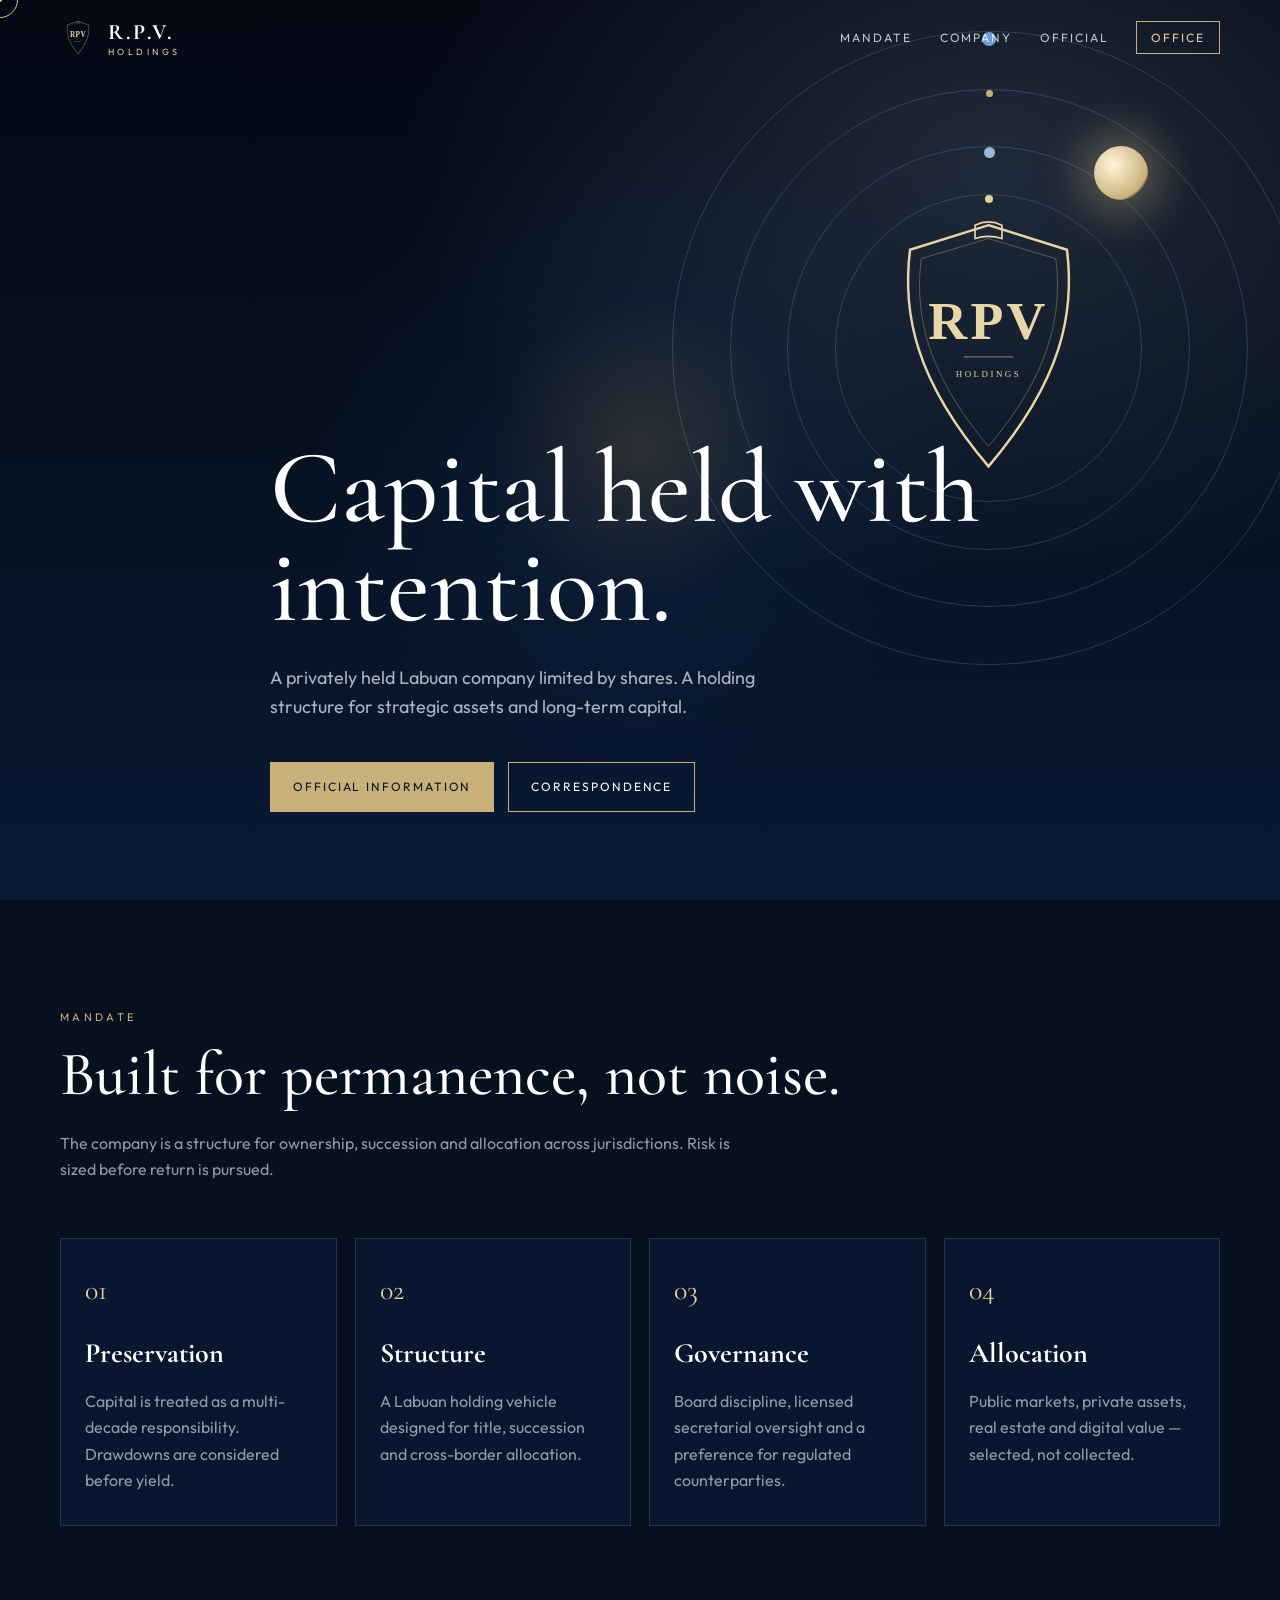
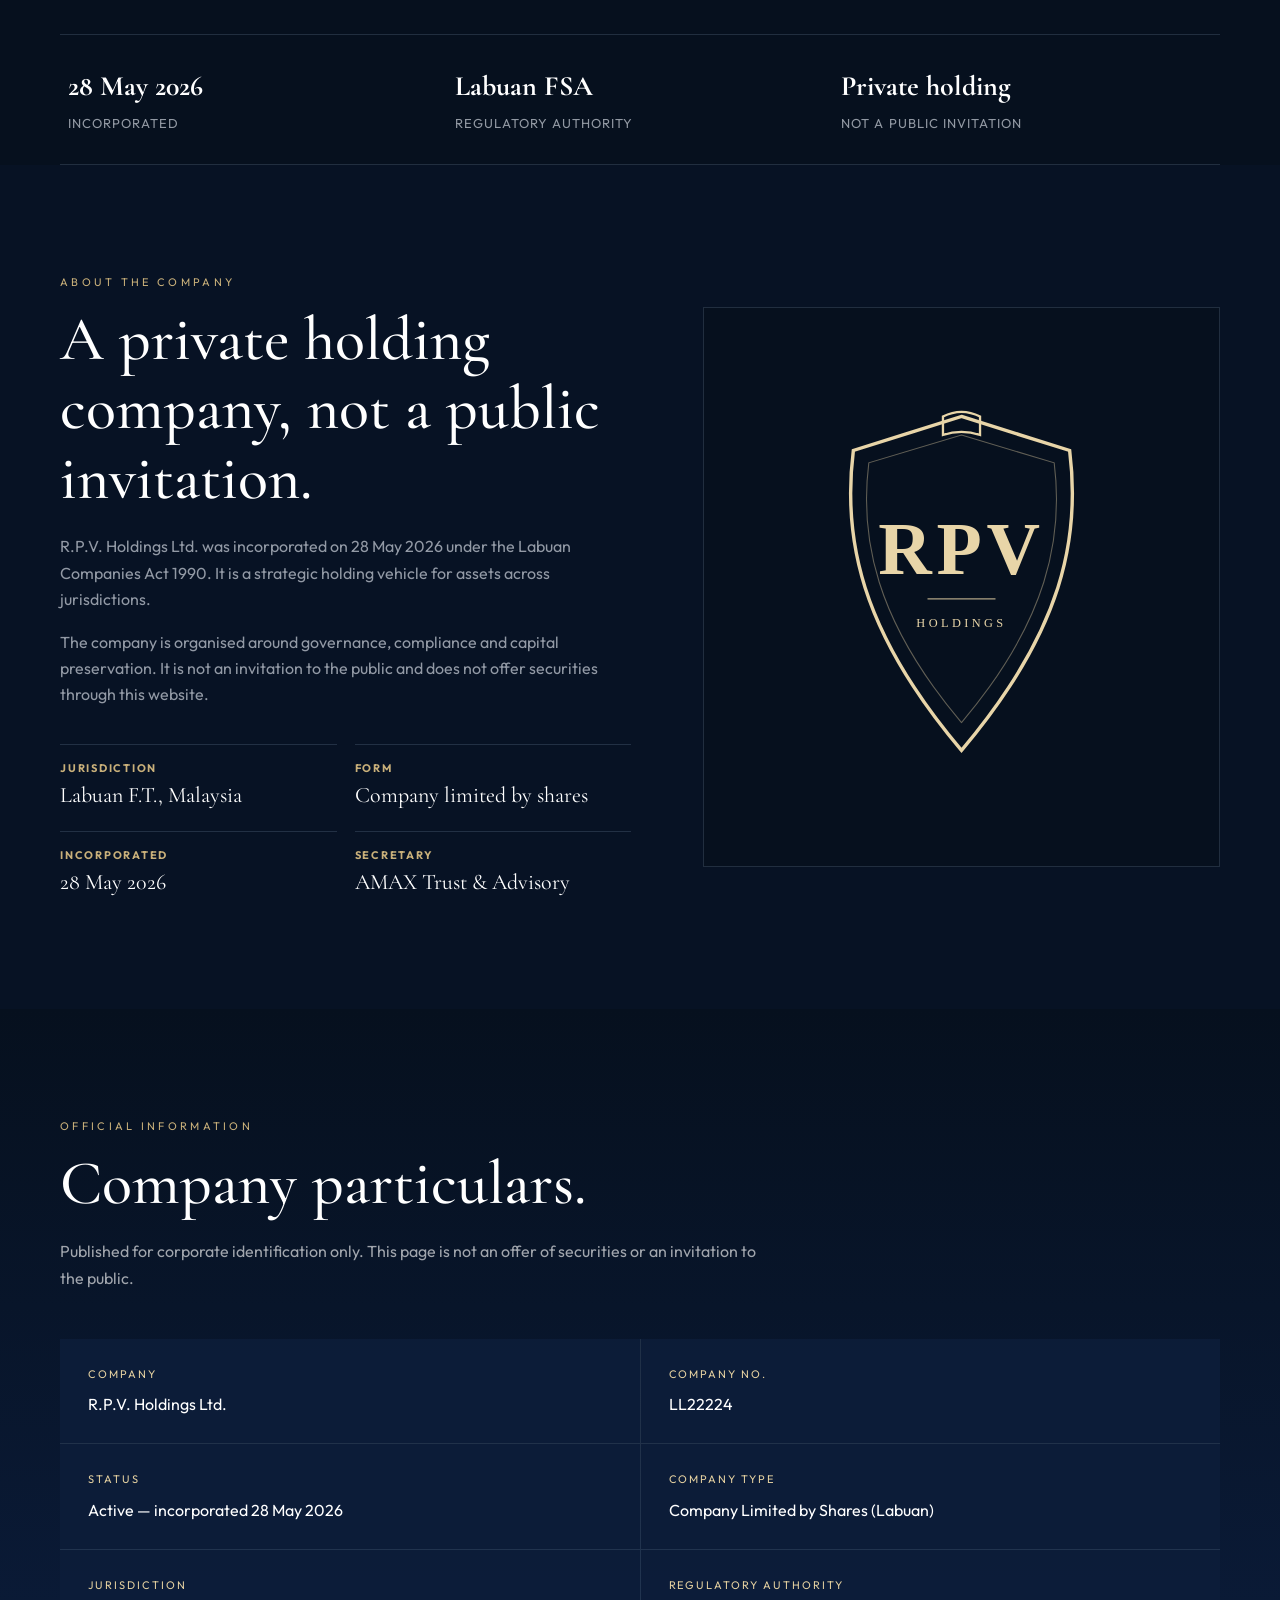
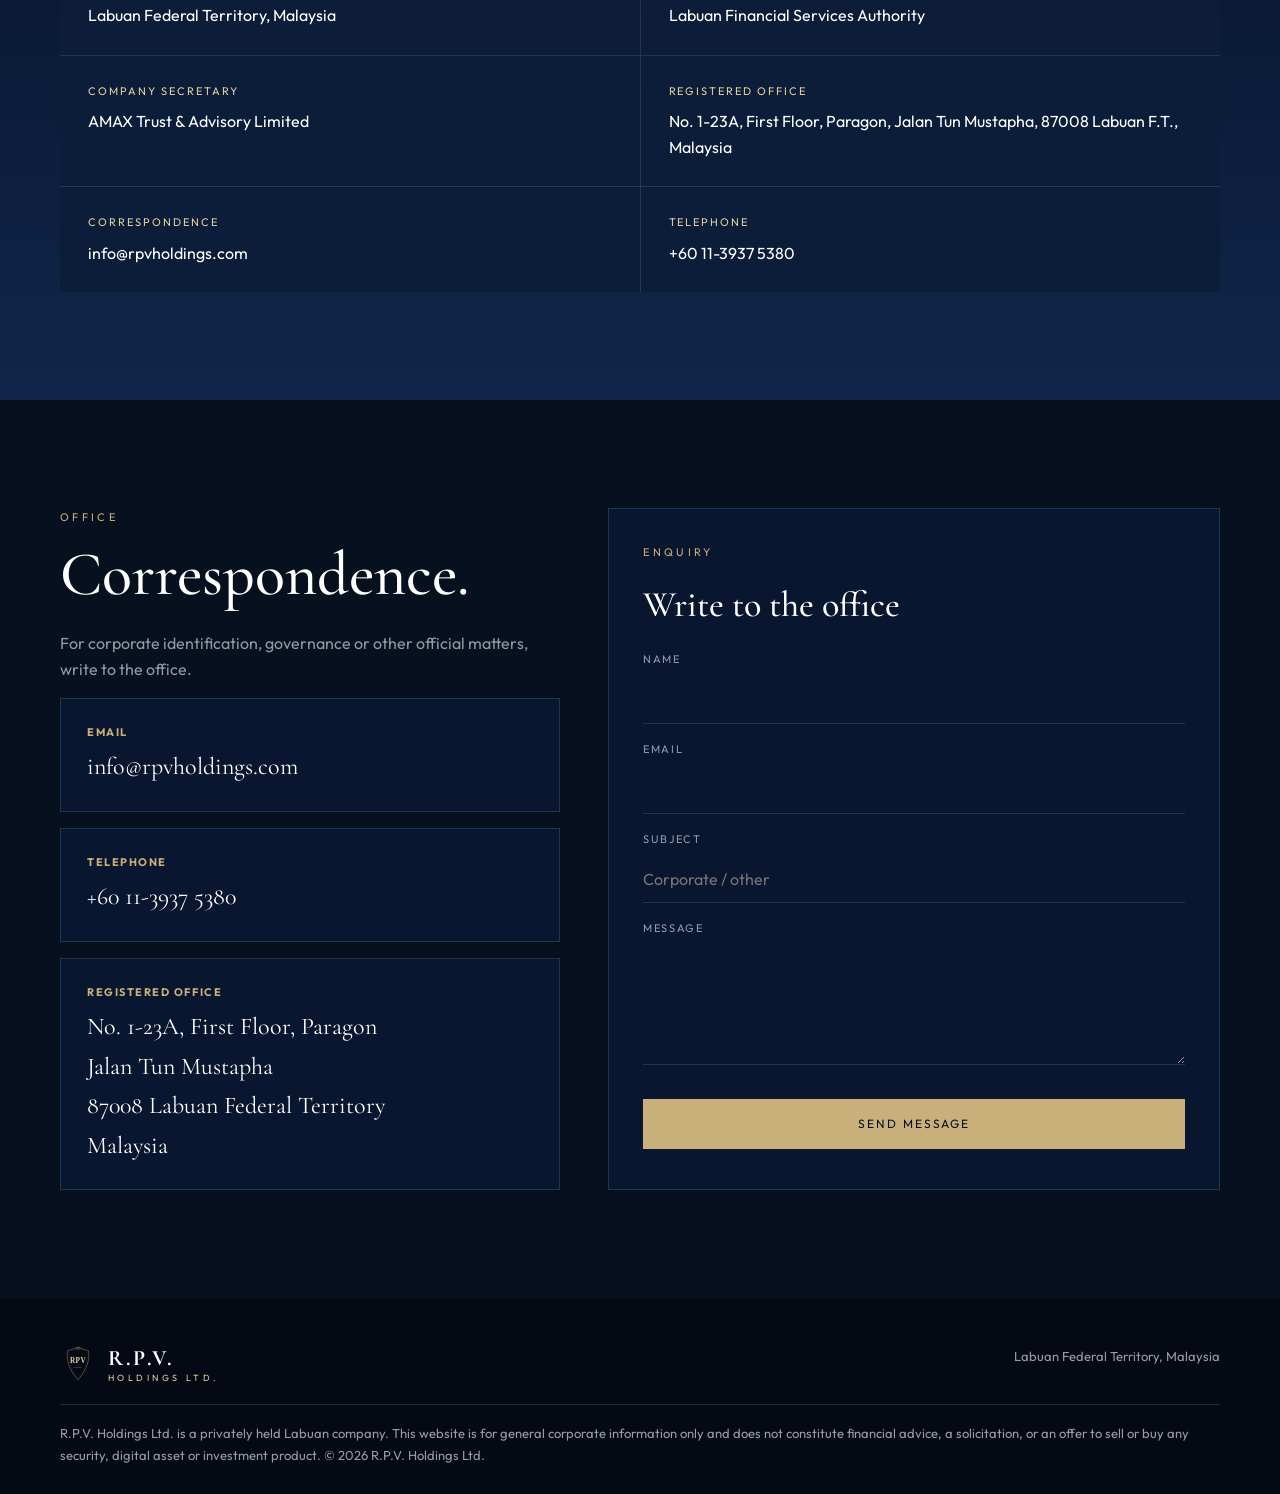
<file: index.html>
<!DOCTYPE html>
<html lang="en">
<head>
  <meta charset="UTF-8" />
  <meta name="viewport" content="width=device-width, initial-scale=1.0" />
  <title>R.P.V. Holdings Ltd. | Labuan Holding Company</title>
  <meta name="description" content="R.P.V. Holdings Ltd. is a privately held Labuan company limited by shares — a holding vehicle for long-term capital, governance and multi-jurisdiction assets." />
  <link rel="icon" href="assets/crest-light.svg" />
  <link rel="preconnect" href="https://fonts.googleapis.com" />
  <link rel="preconnect" href="https://fonts.gstatic.com" crossorigin />
  <link href="https://fonts.googleapis.com/css2?family=Cormorant+Garamond:wght@400;500;600&family=Outfit:wght@300;400;500&display=swap" rel="stylesheet" />
  <link rel="stylesheet" href="css/styles.css" />
</head>
<body>
  <div class="cursor" id="cursor"></div>
  <div class="cursor-dot" id="cursorDot"></div>
  <div class="progress" id="progress"></div>
  <div class="loader" id="loader">
    <img class="loader-mark" src="assets/crest-light.svg" alt="" />
    <p class="loader-text">R.P.V. Holdings</p>
  </div>
  <header class="nav" id="nav">
    <div class="nav-inner">
      <a class="brand" href="#top">
        <img src="assets/crest-light.svg" alt="R.P.V. Holdings crest" />
        <span class="brand-text"><strong>R.P.V.</strong><span>Holdings</span></span>
      </a>
      <button class="menu-btn" id="menuBtn" aria-label="Open menu">Menu</button>
      <ul class="nav-links">
        <li><a href="#mandate">Mandate</a></li>
        <li><a href="#about">Company</a></li>
        <li><a href="#official">Official</a></li>
        <li><a href="#contact" class="nav-cta">Office</a></li>
      </ul>
    </div>
  </header>
  <main id="top">
    <div class="spotlight" id="spotlight"></div>
    <section class="hero">
      <canvas class="sky" id="sky"></canvas>
      <div class="gold-veil"></div>
      <div class="system" id="system">
        <div class="sun" id="sun"></div>
        <div class="ring r1"><i class="planet p1"></i></div>
        <div class="ring r2"><i class="planet p2"></i></div>
        <div class="ring r3"><i class="planet p3"></i></div>
        <div class="ring r4"><i class="planet p4"></i></div>
        <div class="crest-stage" id="crestStage">
          <img class="hero-crest" id="heroCrest" src="assets/crest-light.svg" alt="" />
        </div>
      </div>
      <div class="wrap hero-copy">
        <h1>Capital held with intention.</h1>
        <p class="lead">A privately held Labuan company limited by shares. A holding structure for strategic assets and long-term capital.</p>
        <div class="hero-actions">
          <a class="btn btn-gold" href="#official">Official information</a>
          <a class="btn btn-ghost" href="#contact">Correspondence</a>
        </div>
      </div>
    </section>
    <section class="section" id="mandate">
      <div class="wrap">
        <p class="kicker">Mandate</p>
        <h2>Built for permanence, not noise.</h2>
        <p class="muted">The company is a structure for ownership, succession and allocation across jurisdictions. Risk is sized before return is pursued.</p>
        <div class="grid-4">
          <article class="card"><div class="num">01</div><h3>Preservation</h3><p>Capital is treated as a multi-decade responsibility. Drawdowns are considered before yield.</p></article>
          <article class="card"><div class="num">02</div><h3>Structure</h3><p>A Labuan holding vehicle designed for title, succession and cross-border allocation.</p></article>
          <article class="card"><div class="num">03</div><h3>Governance</h3><p>Board discipline, licensed secretarial oversight and a preference for regulated counterparties.</p></article>
          <article class="card"><div class="num">04</div><h3>Allocation</h3><p>Public markets, private assets, real estate and digital value — selected, not collected.</p></article>
        </div>
      </div>
    </section>
    <div class="wrap"><div class="strip">
      <div><b>28 May 2026</b><span>Incorporated</span></div>
      <div><b>Labuan FSA</b><span>Regulatory authority</span></div>
      <div><b>Private holding</b><span>Not a public invitation</span></div>
    </div></div>
    <section class="section about" id="about">
      <div class="wrap about-grid">
        <div>
          <p class="kicker">About the company</p>
          <h2>A private holding company, not a public invitation.</h2>
          <p class="muted">R.P.V. Holdings Ltd. was incorporated on 28 May 2026 under the Labuan Companies Act 1990. It is a strategic holding vehicle for assets across jurisdictions.</p>
          <p class="muted" style="margin-top:16px">The company is organised around governance, compliance and capital preservation. It is not an invitation to the public and does not offer securities through this website.</p>
          <div class="facts">
            <div class="fact"><b>Jurisdiction</b><span>Labuan F.T., Malaysia</span></div>
            <div class="fact"><b>Form</b><span>Company limited by shares</span></div>
            <div class="fact"><b>Incorporated</b><span>28 May 2026</span></div>
            <div class="fact"><b>Secretary</b><span>AMAX Trust &amp; Advisory</span></div>
          </div>
        </div>
        <div class="portrait" role="img" aria-label="R.P.V. Holdings crest"></div>
      </div>
    </section>
    <section class="section official" id="official">
      <div class="wrap">
        <p class="kicker">Official information</p>
        <h2>Company particulars.</h2>
        <p class="muted" style="color:rgba(255,255,255,.62)">Published for corporate identification only. This page is not an offer of securities or an invitation to the public.</p>
        <div class="table">
          <div class="cell"><small>Company</small>R.P.V. Holdings Ltd.</div>
          <div class="cell"><small>Company no.</small>LL22224</div>
          <div class="cell"><small>Status</small>Active — incorporated 28 May 2026</div>
          <div class="cell"><small>Company type</small>Company Limited by Shares (Labuan)</div>
          <div class="cell"><small>Jurisdiction</small>Labuan Federal Territory, Malaysia</div>
          <div class="cell"><small>Regulatory authority</small>Labuan Financial Services Authority</div>
          <div class="cell"><small>Company secretary</small>AMAX Trust &amp; Advisory Limited</div>
          <div class="cell"><small>Registered office</small>No. 1-23A, First Floor, Paragon, Jalan Tun Mustapha, 87008 Labuan F.T., Malaysia</div>
          <div class="cell"><small>Correspondence</small>info@rpvholdings.com</div>
          <div class="cell"><small>Telephone</small>+60 11-3937 5380</div>
        </div>
      </div>
    </section>
    <section class="section" id="contact">
      <div class="wrap contact-grid">
        <div>
          <p class="kicker">Office</p>
          <h2>Correspondence.</h2>
          <p class="muted">For corporate identification, governance or other official matters, write to the office.</p>
          <div class="contact-card"><b>Email</b><a href="mailto:info@rpvholdings.com">info@rpvholdings.com</a></div>
          <div class="contact-card"><b>Telephone</b><a href="tel:+601139375380">+60 11-3937 5380</a></div>
          <div class="contact-card"><b>Registered office</b><p>No. 1-23A, First Floor, Paragon<br>Jalan Tun Mustapha<br>87008 Labuan Federal Territory<br>Malaysia</p></div>
        </div>
        <form action="mailto:info@rpvholdings.com" method="post" enctype="text/plain">
          <p class="kicker">Enquiry</p>
          <h3 style="font-family:'Cormorant Garamond',serif;font-size:36px;font-weight:500;">Write to the office</h3>
          <label for="name">Name</label><input id="name" name="Name" required />
          <label for="email">Email</label><input id="email" type="email" name="Email" required />
          <label for="subject">Subject</label><input id="subject" name="Subject" placeholder="Corporate / other" />
          <label for="message">Message</label><textarea id="message" name="Message" required></textarea>
          <button class="btn btn-gold" type="submit">Send message</button>
        </form>
      </div>
    </section>
  </main>
  <footer class="footer">
    <div class="wrap">
      <div class="footer-top">
        <div class="brand"><img src="assets/crest-light.svg" alt="" /><span class="brand-text"><strong>R.P.V.</strong><span>Holdings Ltd.</span></span></div>
        <p>Labuan Federal Territory, Malaysia</p>
      </div>
      <p class="legal">R.P.V. Holdings Ltd. is a privately held Labuan company. This website is for general corporate information only and does not constitute financial advice, a solicitation, or an offer to sell or buy any security, digital asset or investment product. © 2026 R.P.V. Holdings Ltd.</p>
    </div>
  </footer>
  <script src="js/main.js"></script>
</body>
</html>
</file>
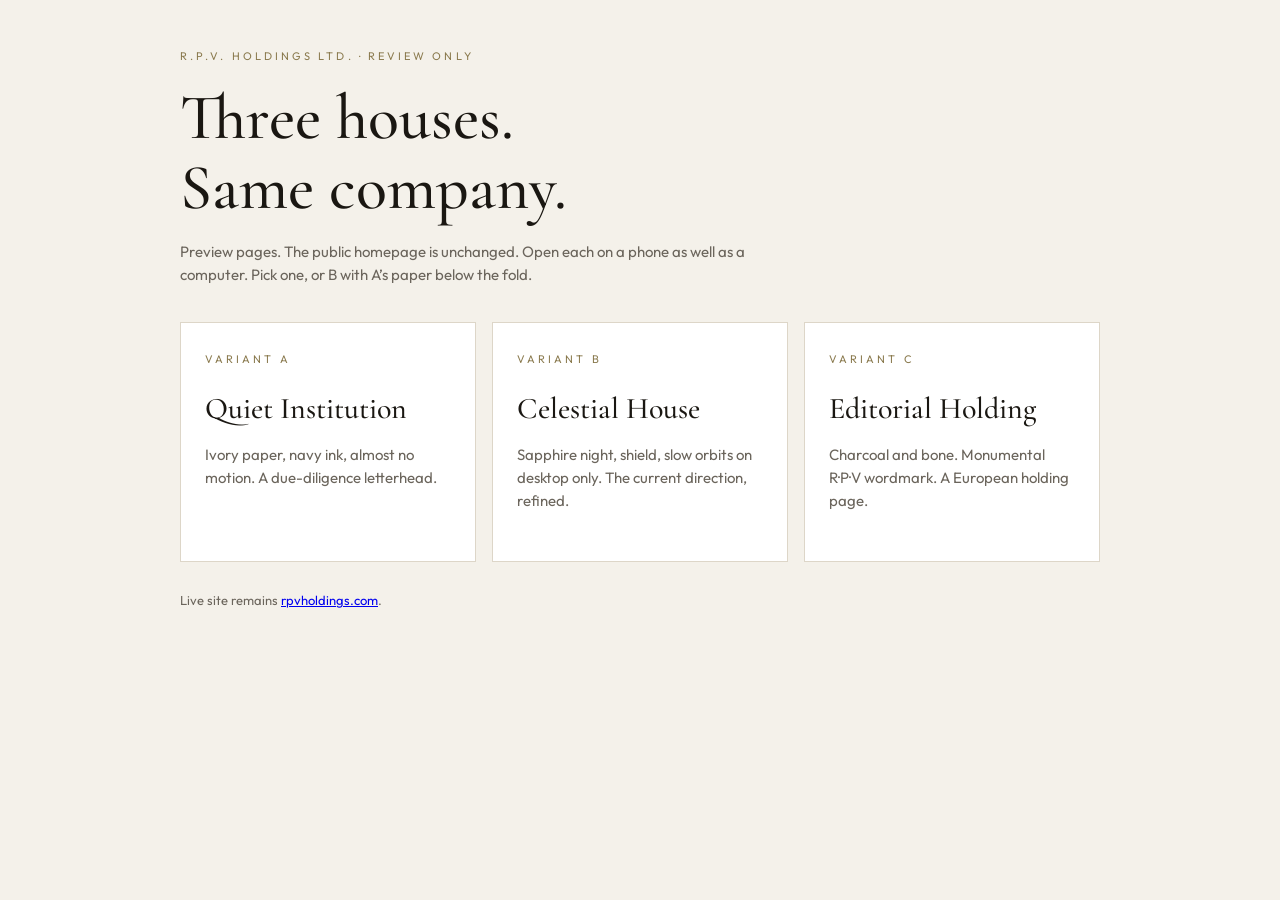
<file: preview/index.html>
<!DOCTYPE html>
<html lang="en">
<head>
<meta charset="UTF-8"/>
<meta name="viewport" content="width=device-width, initial-scale=1"/>
<title>R.P.V. Holdings — design previews</title>
<link rel="preconnect" href="https://fonts.googleapis.com"/>
<link href="https://fonts.googleapis.com/css2?family=Cormorant+Garamond:wght@500&family=Outfit:wght@300;400&display=swap" rel="stylesheet"/>
<style>
*{box-sizing:border-box;margin:0;padding:0}
body{font-family:Outfit,sans-serif;background:#f4f1ea;color:#1a1712;line-height:1.55;padding:48px 20px 80px}
.wrap{width:min(920px,100%);margin:0 auto}
h1{font-family:"Cormorant Garamond",serif;font-size:clamp(36px,7vw,64px);font-weight:500;line-height:1.1;margin:12px 0 16px}
.note{color:#6b655c;max-width:58ch;margin-bottom:36px}
.grid{display:grid;gap:16px}
@media(min-width:800px){.grid{grid-template-columns:1fr 1fr 1fr}}
a.card{display:block;background:#fff;border:1px solid #ddd6c8;padding:28px 24px 32px;color:inherit;text-decoration:none;min-height:240px}
a.card:hover{border-color:#b89b5e}
.k{letter-spacing:.28em;text-transform:uppercase;font-size:11px;color:#8a7a4e;margin-bottom:18px}
h2{font-family:"Cormorant Garamond",serif;font-size:30px;font-weight:500;margin-bottom:10px}
p{color:#6b655c;font-size:15px}
.live{margin-top:28px;font-size:13px;color:#6b655c}
</style>
</head>
<body>
<div class="wrap">
<p class="k">R.P.V. Holdings Ltd. · review only</p>
<h1>Three houses.<br/>Same company.</h1>
<p class="note">Preview pages. The public homepage is unchanged. Open each on a phone as well as a computer. Pick one, or B with A’s paper below the fold.</p>
<div class="grid">
<a class="card" href="a/"><p class="k">Variant A</p><h2>Quiet Institution</h2><p>Ivory paper, navy ink, almost no motion. A due-diligence letterhead.</p></a>
<a class="card" href="b/"><p class="k">Variant B</p><h2>Celestial House</h2><p>Sapphire night, shield, slow orbits on desktop only. The current direction, refined.</p></a>
<a class="card" href="c/"><p class="k">Variant C</p><h2>Editorial Holding</h2><p>Charcoal and bone. Monumental R·P·V wordmark. A European holding page.</p></a>
</div>
<p class="live">Live site remains <a href="/">rpvholdings.com</a>.</p>
</div>
</body>
</html>
</file>
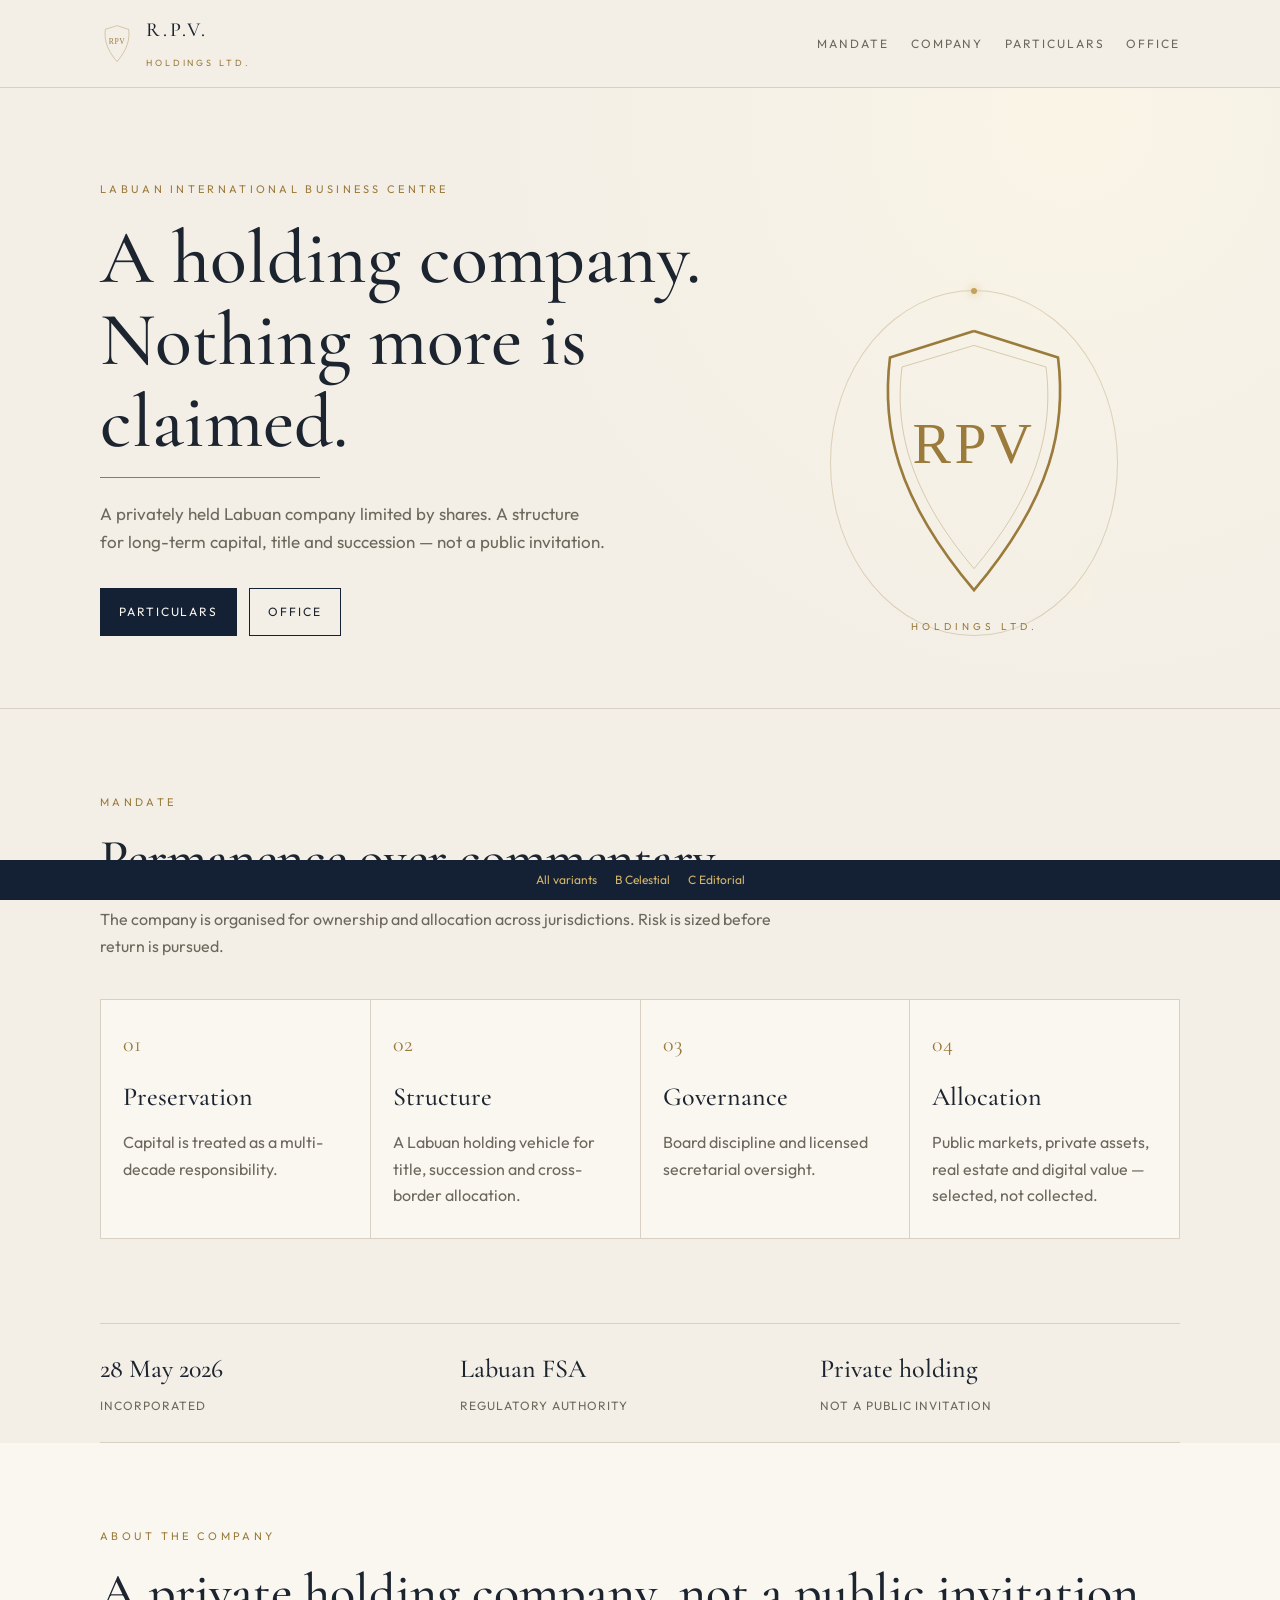
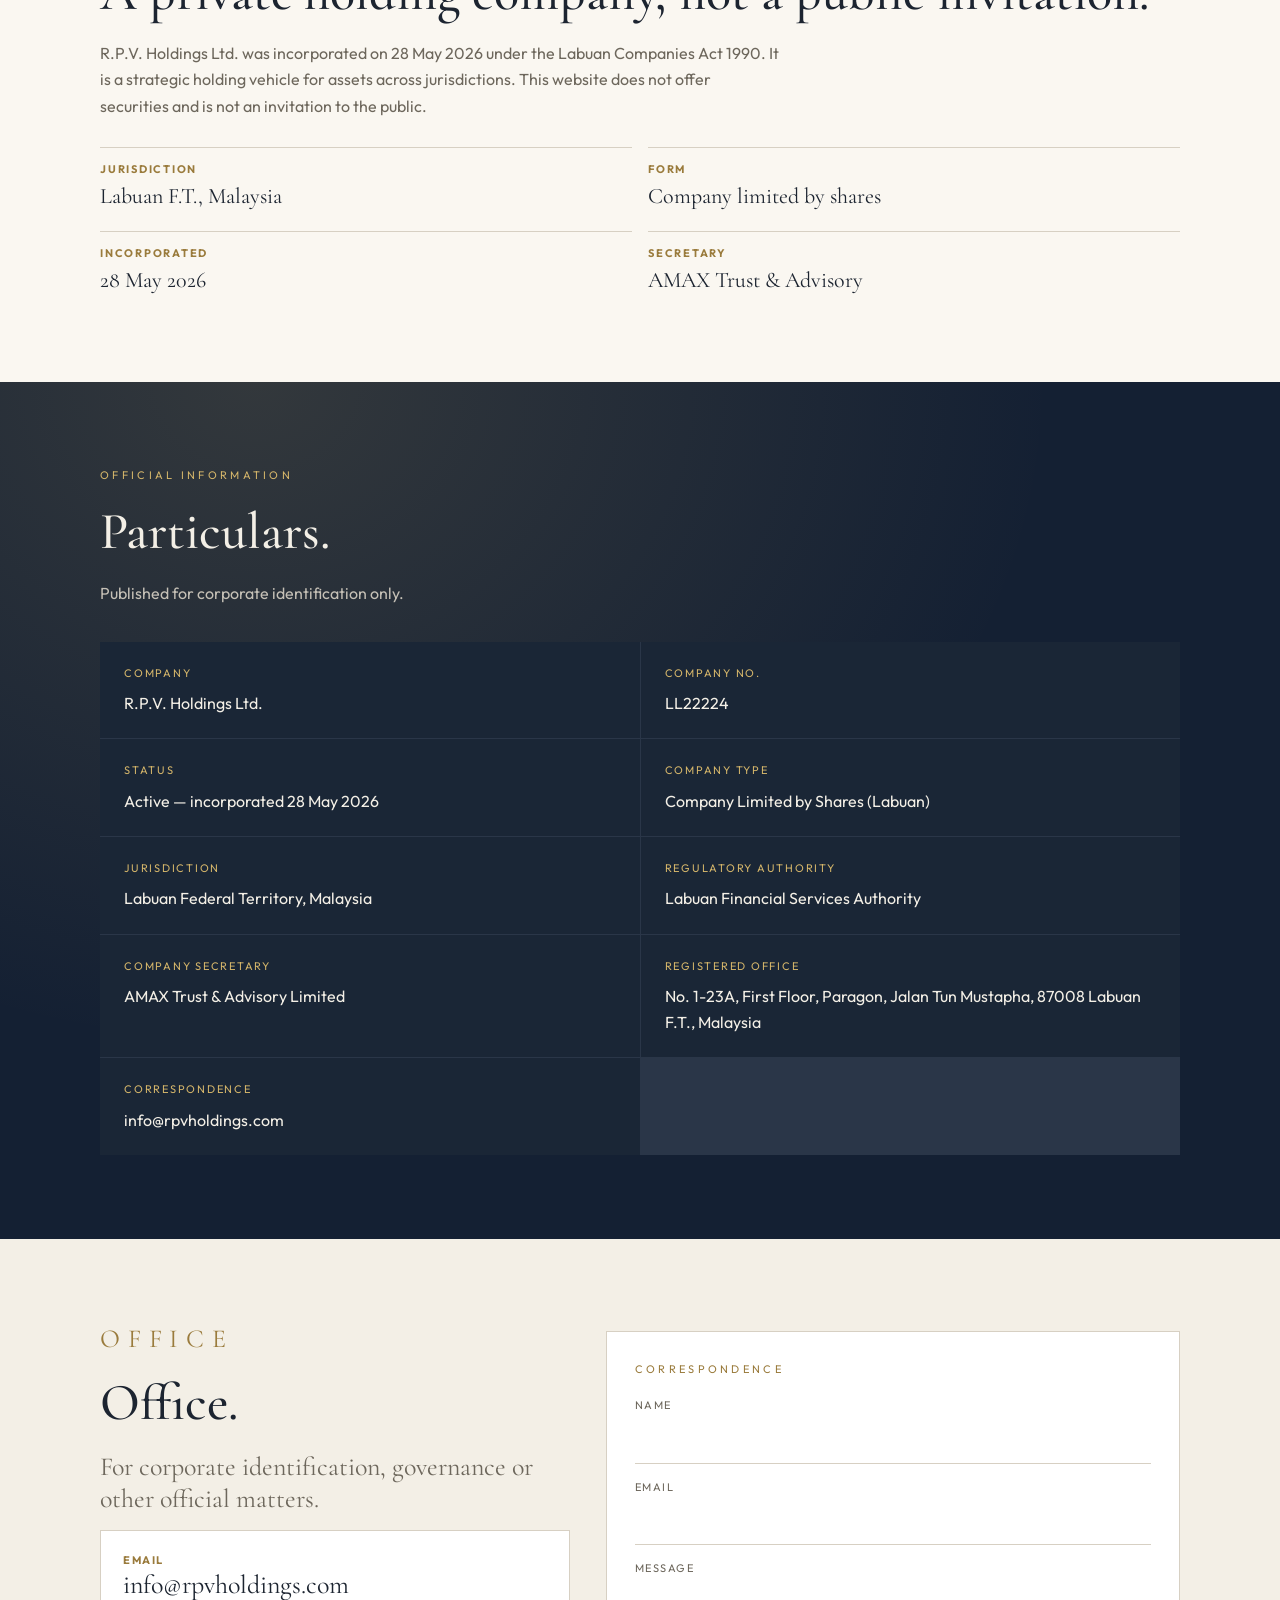
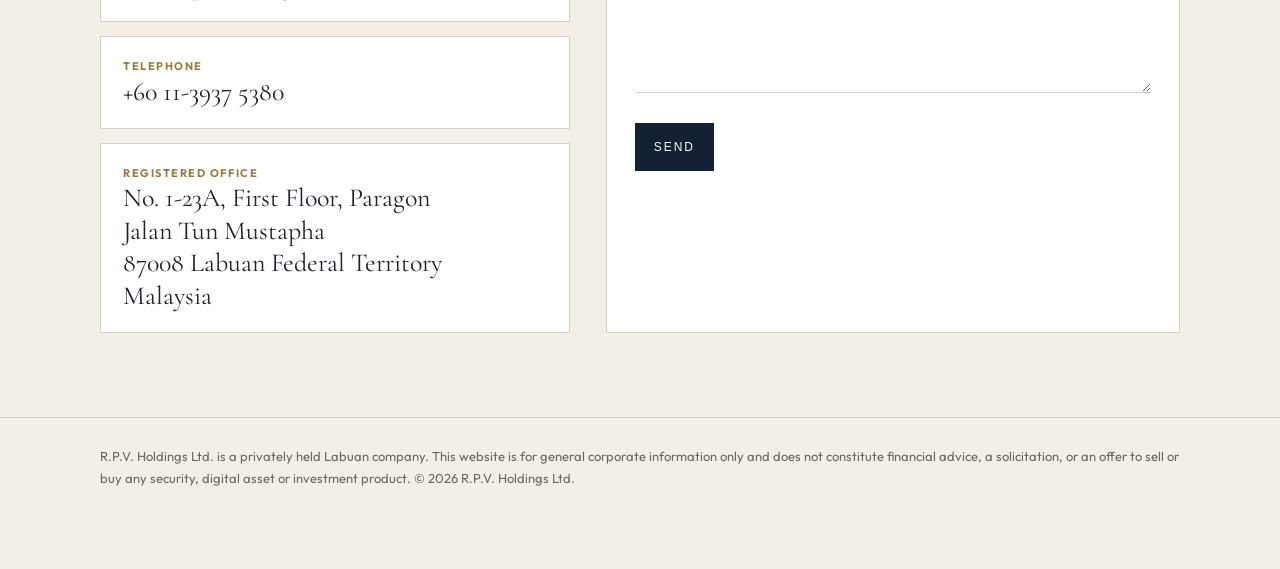
<file: preview/a/index.html>
<!DOCTYPE html>
<html lang="en">
<head>
<meta charset="UTF-8"/>
<meta name="viewport" content="width=device-width, initial-scale=1"/>
<title>A · Quiet Institution — R.P.V. Holdings Ltd.</title>
<link rel="icon" href="../../assets/crest-light.svg"/>
<link rel="preconnect" href="https://fonts.googleapis.com"/>
<link href="https://fonts.googleapis.com/css2?family=Cormorant+Garamond:wght@400;500;600&family=Outfit:wght@300;400;500&display=swap" rel="stylesheet"/>
<style>
:root{--ink:#1c2430;--navy:#142033;--gold:#9a7b3c;--gold-2:#c4a15a;--paper:#f3efe6;--ivory:#faf7f1;--rule:#d7d0c3;--mute:#6d675c}
*{box-sizing:border-box;margin:0;padding:0}
html{scroll-behavior:smooth}
body{font-family:Outfit,sans-serif;background:var(--paper);color:var(--ink);line-height:1.65;overflow-x:hidden}
a{color:inherit;text-decoration:none}
.wrap{width:min(1080px,calc(100% - 40px));margin:0 auto}
.nav{position:sticky;top:0;z-index:20;background:rgba(243,239,230,.92);backdrop-filter:blur(12px);border-bottom:1px solid var(--rule)}
.nav-inner{display:flex;align-items:center;justify-content:space-between;padding:14px 0}
.brand{display:flex;align-items:center;gap:12px}
.brand svg{width:34px;height:40px}
.brand b{display:block;font-family:"Cormorant Garamond",serif;font-size:20px;letter-spacing:.14em;font-weight:500}
.brand small{letter-spacing:.32em;font-size:9px;text-transform:uppercase;color:var(--gold)}
.nav-links{display:flex;gap:22px;list-style:none;font-size:12px;letter-spacing:.16em;text-transform:uppercase;color:var(--mute)}
.menu{display:none;border:1px solid var(--rule);padding:8px 12px;background:none;font:inherit;min-height:44px}
.hero{position:relative;padding:92px 0 72px;border-bottom:1px solid var(--rule);overflow:hidden}
.paper-light{position:absolute;inset:-20% -10%;pointer-events:none;background:radial-gradient(circle at var(--mx,78%) var(--my,18%),rgba(255,248,230,.55),transparent 42%);animation:paperDrift 28s ease-in-out infinite;z-index:0}
@keyframes paperDrift{0%,100%{transform:translate3d(0,0,0)}50%{transform:translate3d(-3%,2%,0)}}
.hero-grid{position:relative;z-index:1;display:grid;gap:48px;align-items:end}
@media(min-width:860px){.hero-grid{grid-template-columns:1.2fr .8fr}}
.kicker{letter-spacing:.3em;text-transform:uppercase;font-size:11px;color:var(--gold);margin-bottom:18px}
h1{font-family:"Cormorant Garamond",serif;font-weight:500;font-size:clamp(40px,7vw,76px);line-height:1.08;margin-bottom:14px}
.gold-rule{width:0;height:1px;background:var(--gold);margin:0 0 22px;animation:ruleDraw 1.2s .7s ease forwards}
@keyframes ruleDraw{to{width:min(220px,40%)}}
.lead{max-width:46ch;color:var(--mute);font-size:17px;margin-bottom:32px}
.rise{opacity:0;transform:translateY(14px);animation:riseIn .8s ease forwards}
.d1{animation-delay:.15s}.d2{animation-delay:.32s}.d3{animation-delay:.48s}.d4{animation-delay:.64s}
@keyframes riseIn{to{opacity:1;transform:none}}
.actions{display:flex;gap:12px;flex-wrap:wrap}
.btn{position:relative;display:inline-flex;align-items:center;min-height:48px;padding:0 18px;border:1px solid var(--navy);font-size:12px;letter-spacing:.16em;text-transform:uppercase;overflow:hidden}
.btn::after{content:"";position:absolute;inset:0;background:linear-gradient(90deg,transparent,rgba(154,123,60,.22),transparent);transform:translateX(-120%);pointer-events:none}
.btn:hover::after,.btn:focus-visible::after{animation:sheen .7s ease}
@keyframes sheen{to{transform:translateX(120%)}}
.btn-fill{background:var(--navy);color:#faf7f1}
.seal{justify-self:center;text-align:center;animation:stamp .7s .2s cubic-bezier(.2,1.4,.3,1) both}
@keyframes stamp{from{opacity:0;transform:translateY(-10px) scale(1.06)}to{opacity:1;transform:none}}
.seal-frame{position:relative;width:min(240px,70vw);margin:0 auto 12px}
.seal-frame svg{width:100%;height:auto;display:block}
.draw-path{stroke-dasharray:720;stroke-dashoffset:720;animation:drawSeal 1.6s .1s ease forwards}
@keyframes drawSeal{to{stroke-dashoffset:0}}
.orbit-ring{position:absolute;inset:-10%;border:1px solid rgba(154,123,60,.28);border-radius:50%;animation:orbit 72s linear infinite;pointer-events:none}
.orbit-ring i{position:absolute;top:0;left:50%;width:6px;height:6px;margin:-3px 0 0 -3px;border-radius:50%;background:var(--gold-2);box-shadow:0 0 8px rgba(196,161,90,.7)}
@keyframes orbit{to{transform:rotate(360deg)}}
.sheen-crest{position:absolute;inset:0;background:linear-gradient(115deg,transparent 40%,rgba(255,244,214,.35) 50%,transparent 60%);background-size:220% 220%;animation:crestSheen 8s 2s ease-in-out infinite;pointer-events:none;mix-blend-mode:soft-light}
@keyframes crestSheen{0%,100%{background-position:120% 0}50%{background-position:-20% 0}}
.seal p{letter-spacing:.4em;text-transform:uppercase;font-size:10px;color:var(--gold)}
.section{padding:84px 0}
h2{font-family:"Cormorant Garamond",serif;font-weight:500;font-size:clamp(30px,5vw,52px);line-height:1.14;margin:10px 0 18px}
.muted{color:var(--mute);max-width:62ch}
.grid-4{display:grid;gap:1px;background:var(--rule);margin-top:40px;border:1px solid var(--rule)}
@media(min-width:800px){.grid-4{grid-template-columns:repeat(4,1fr)}}
.card,.cell,.box,.fact,.strip div,form{transition:box-shadow .35s ease, outline-color .35s ease, background-color .35s ease}
.card{background:var(--ivory);padding:26px 22px 30px;outline:1px solid transparent}
.card:hover,.card.lit,.cell:hover,.cell.lit,.box:hover,.box.lit,.fact:hover,.fact.lit,.strip div:hover,form:hover,form.lit{outline:1px solid var(--gold);box-shadow:0 0 0 1px rgba(154,123,60,.25),0 16px 36px rgba(20,32,51,.06)}
.cell.lit,.cell:hover{background:#1f3046}
.card .n{font-family:"Cormorant Garamond",serif;color:var(--gold);font-size:22px;margin-bottom:14px}
.card h3{font-family:"Cormorant Garamond",serif;font-size:26px;font-weight:500;margin-bottom:10px}
.strip{display:grid;border-top:1px solid var(--rule);border-bottom:1px solid var(--rule)}
@media(min-width:800px){.strip{grid-template-columns:repeat(3,1fr)}}
.strip div{padding:24px 8px 24px 0}
.strip b{display:block;font-family:"Cormorant Garamond",serif;font-size:26px;font-weight:500}
.strip span{color:var(--mute);font-size:12px;letter-spacing:.08em;text-transform:uppercase}
.about{background:var(--ivory)}
.facts{display:grid;gap:16px;margin-top:28px}
@media(min-width:700px){.facts{grid-template-columns:1fr 1fr}}
.fact{border-top:1px solid var(--rule);padding-top:12px}
.fact b{display:block;font-size:11px;letter-spacing:.16em;text-transform:uppercase;color:var(--gold)}
.fact span{font-family:"Cormorant Garamond",serif;font-size:22px}
.official{position:relative;background:var(--navy);color:#f3efe6;overflow:hidden}
.official::before{content:"";position:absolute;inset:0;background:radial-gradient(ellipse at 20% 0,rgba(212,181,106,.16),transparent 55%);animation:navyBreathe 12s ease-in-out infinite;pointer-events:none}
@keyframes navyBreathe{0%,100%{opacity:.45}50%{opacity:1}}
.official .wrap{position:relative;z-index:1}
.official .kicker{color:#d4b56a}
.official .muted{color:#c5c0b6}
.table{margin-top:36px;display:grid;gap:1px;background:#2a3648}
@media(min-width:800px){.table{grid-template-columns:1fr 1fr}}
.cell{background:#1a2636;padding:22px 24px;outline:1px solid transparent}
.cell small{display:block;color:#d4b56a;letter-spacing:.16em;text-transform:uppercase;font-size:11px;margin-bottom:8px}
.boxes .box{border:1px solid var(--rule);padding:20px 22px;margin-top:14px;background:#fff;outline:1px solid transparent}
.boxes b{display:block;font-size:11px;letter-spacing:.14em;text-transform:uppercase;color:var(--gold)}
.boxes a,.boxes p{font-family:"Cormorant Garamond",serif;font-size:26px;line-height:1.25}
form{border:1px solid var(--rule);padding:28px;background:#fff;margin-top:8px;outline:1px solid transparent}
label{display:block;font-size:11px;letter-spacing:.14em;text-transform:uppercase;margin:14px 0 6px;color:var(--mute)}
input,textarea{width:100%;border:0;border-bottom:1px solid var(--rule);background:transparent;padding:8px 0;font:inherit;outline:none}
textarea{min-height:110px}
form .btn{margin-top:22px}
.contact-grid{display:grid;gap:36px}
@media(min-width:860px){.contact-grid{grid-template-columns:.9fr 1.1fr}}
footer{border-top:1px solid var(--rule);padding:28px 0 40px;color:var(--mute);font-size:13px}
.preview-bar{position:sticky;bottom:0;background:#142033;color:#f3efe6;padding:10px 16px;font-size:12px;display:flex;justify-content:center;gap:18px;z-index:30}
.preview-bar a{color:#d4b56a}
@media(max-width:800px){
  .nav-links{display:none}
  .nav.open .nav-links{display:flex;flex-direction:column;position:absolute;left:0;right:0;top:100%;background:var(--paper);padding:16px 20px 24px;border-bottom:1px solid var(--rule)}
  .menu{display:block}.hero{padding:56px 0 48px}.section{padding:56px 0}h1{line-height:1.12}
  .orbit-ring{display:none}
  .paper-light{animation:none;background:radial-gradient(circle at 80% 10%,rgba(255,248,230,.4),transparent 46%)}
}
@media(prefers-reduced-motion:reduce){
  html{scroll-behavior:auto}
  .rise,.seal,.draw-path,.gold-rule,.orbit-ring,.paper-light,.sheen-crest,.official::before{animation:none!important}
  .rise,.seal,.draw-path{opacity:1;transform:none;stroke-dashoffset:0}
  .gold-rule{width:min(220px,40%)}
}
</style>
</head>
<body>
<header class="nav" id="nav">
<div class="wrap nav-inner">
<a class="brand" href="#top">
<svg viewBox="0 0 200 240" fill="none" aria-hidden="true"><path d="M100 10 L170 32 C177 88 166 148 100 226 C34 148 23 88 30 32 Z" stroke="#9a7b3c" stroke-width="2.2"/><text x="100" y="118" text-anchor="middle" font-family="Times New Roman,serif" font-size="46" fill="#9a7b3c" letter-spacing="3">RPV</text></svg>
<span><b>R.P.V.</b><small>Holdings Ltd.</small></span>
</a>
<button class="menu" id="menuBtn" aria-label="Open menu">Menu</button>
<ul class="nav-links">
<li><a href="#mandate">Mandate</a></li>
<li><a href="#about">Company</a></li>
<li><a href="#official">Particulars</a></li>
<li><a href="#contact">Office</a></li>
</ul>
</div>
</header>
<main id="top">
<section class="hero" id="hero">
<div class="paper-light" id="paperLight"></div>
<div class="wrap hero-grid">
<div>
<p class="kicker rise d1">Labuan International Business Centre</p>
<h1 class="rise d2">A holding company.<br/>Nothing more is claimed.</h1>
<div class="gold-rule"></div>
<p class="lead rise d3">A privately held Labuan company limited by shares. A structure for long-term capital, title and succession — not a public invitation.</p>
<div class="actions rise d4">
<a class="btn btn-fill" href="#official">Particulars</a>
<a class="btn" href="#contact">Office</a>
</div>
</div>
<div class="seal">
<div class="seal-frame" id="sealFrame">
<span class="orbit-ring" aria-hidden="true"><i></i></span>
<svg viewBox="0 0 200 240" fill="none" role="img" aria-label="R.P.V. crest">
<path class="draw-path" d="M100 10 L170 32 C177 88 166 148 100 226 C34 148 23 88 30 32 Z" stroke="#9a7b3c" stroke-width="2.2"/>
<path d="M100 22 L160 40 C166 88 156 142 100 208 C44 142 34 88 40 40 Z" stroke="#9a7b3c" stroke-width=".7" opacity=".4"/>
<text x="100" y="120" text-anchor="middle" font-family="Times New Roman,serif" font-size="48" fill="#9a7b3c" letter-spacing="3">RPV</text>
</svg>
<span class="sheen-crest"></span>
</div>
<p>Holdings Ltd.</p>
</div>
</div>
</section>
<section class="section" id="mandate">
<div class="wrap">
<p class="kicker">Mandate</p>
<h2>Permanence over commentary.</h2>
<p class="muted">The company is organised for ownership and allocation across jurisdictions. Risk is sized before return is pursued.</p>
<div class="grid-4">
<article class="card"><div class="n">01</div><h3>Preservation</h3><p class="muted">Capital is treated as a multi-decade responsibility.</p></article>
<article class="card"><div class="n">02</div><h3>Structure</h3><p class="muted">A Labuan holding vehicle for title, succession and cross-border allocation.</p></article>
<article class="card"><div class="n">03</div><h3>Governance</h3><p class="muted">Board discipline and licensed secretarial oversight.</p></article>
<article class="card"><div class="n">04</div><h3>Allocation</h3><p class="muted">Public markets, private assets, real estate and digital value — selected, not collected.</p></article>
</div>
</div>
</section>
<div class="wrap"><div class="strip">
<div><b>28 May 2026</b><span>Incorporated</span></div>
<div><b>Labuan FSA</b><span>Regulatory authority</span></div>
<div><b>Private holding</b><span>Not a public invitation</span></div>
</div></div>
<section class="section about" id="about">
<div class="wrap">
<p class="kicker">About the company</p>
<h2>A private holding company, not a public invitation.</h2>
<p class="muted">R.P.V. Holdings Ltd. was incorporated on 28 May 2026 under the Labuan Companies Act 1990. It is a strategic holding vehicle for assets across jurisdictions. This website does not offer securities and is not an invitation to the public.</p>
<div class="facts">
<div class="fact"><b>Jurisdiction</b><span>Labuan F.T., Malaysia</span></div>
<div class="fact"><b>Form</b><span>Company limited by shares</span></div>
<div class="fact"><b>Incorporated</b><span>28 May 2026</span></div>
<div class="fact"><b>Secretary</b><span>AMAX Trust &amp; Advisory</span></div>
</div>
</div>
</section>
<section class="section official" id="official">
<div class="wrap">
<p class="kicker">Official information</p>
<h2>Particulars.</h2>
<p class="muted">Published for corporate identification only.</p>
<div class="table">
<div class="cell"><small>Company</small>R.P.V. Holdings Ltd.</div>
<div class="cell"><small>Company no.</small>LL22224</div>
<div class="cell"><small>Status</small>Active — incorporated 28 May 2026</div>
<div class="cell"><small>Company type</small>Company Limited by Shares (Labuan)</div>
<div class="cell"><small>Jurisdiction</small>Labuan Federal Territory, Malaysia</div>
<div class="cell"><small>Regulatory authority</small>Labuan Financial Services Authority</div>
<div class="cell"><small>Company secretary</small>AMAX Trust &amp; Advisory Limited</div>
<div class="cell"><small>Registered office</small>No. 1-23A, First Floor, Paragon, Jalan Tun Mustapha, 87008 Labuan F.T., Malaysia</div>
<div class="cell"><small>Correspondence</small>info@rpvholdings.com</div>
</div>
</div>
</section>
<section class="section" id="contact">
<div class="wrap contact-grid">
<div class="boxes">
<p class="kicker">Office</p>
<h2>Office.</h2>
<p class="muted">For corporate identification, governance or other official matters.</p>
<div class="box"><b>Email</b><a href="mailto:info@rpvholdings.com">info@rpvholdings.com</a></div>
<div class="box"><b>Telephone</b><a href="tel:+601139375380">+60 11-3937 5380</a></div>
<div class="box"><b>Registered office</b><p>No. 1-23A, First Floor, Paragon<br>Jalan Tun Mustapha<br>87008 Labuan Federal Territory<br>Malaysia</p></div>
</div>
<form action="mailto:info@rpvholdings.com" method="post" enctype="text/plain">
<p class="kicker">Correspondence</p>
<label for="n">Name</label><input id="n" name="Name" required/>
<label for="e">Email</label><input id="e" type="email" name="Email" required/>
<label for="m">Message</label><textarea id="m" name="Message" required></textarea>
<button class="btn btn-fill" type="submit">Send</button>
</form>
</div>
</section>
</main>
<footer><div class="wrap">R.P.V. Holdings Ltd. is a privately held Labuan company. This website is for general corporate information only and does not constitute financial advice, a solicitation, or an offer to sell or buy any security, digital asset or investment product. © 2026 R.P.V. Holdings Ltd.</div></footer>
<div class="preview-bar"><a href="../">All variants</a><a href="../b/">B Celestial</a><a href="../c/">C Editorial</a></div>
<script>
const nav=document.getElementById('nav');
document.getElementById('menuBtn').onclick=()=>nav.classList.toggle('open');
nav.querySelectorAll('a').forEach(a=>a.addEventListener('click',()=>nav.classList.remove('open')));
const fine=window.matchMedia('(hover:hover) and (pointer:fine)').matches;
const reduce=window.matchMedia('(prefers-reduced-motion:reduce)').matches;
const light=document.getElementById('paperLight');
const seal=document.getElementById('sealFrame');
if(fine && !reduce && light){
  window.addEventListener('mousemove',e=>{
    const r=document.getElementById('hero').getBoundingClientRect();
    const x=((e.clientX-r.left)/r.width)*100;
    const y=((e.clientY-r.top)/r.height)*100;
    light.style.setProperty('--mx',x+'%');
    light.style.setProperty('--my',y+'%');
    if(seal && e.clientY<r.bottom && e.clientY>r.top){
      const dx=(e.clientX/innerWidth-0.5)*8;
      const dy=(e.clientY/innerHeight-0.5)*6;
      seal.style.transform='rotateX('+(-dy)+'deg) rotateY('+dx+'deg)';
    }
  },{passive:true});
}
const glow=[...document.querySelectorAll('.card,.cell,.box,.fact,.strip div,form')];
glow.forEach(el=>{
  const on=()=>{glow.forEach(n=>n.classList.remove('lit'));el.classList.add('lit')};
  el.addEventListener('mouseenter',on);
  el.addEventListener('mouseleave',()=>el.classList.remove('lit'));
  el.addEventListener('touchstart',on,{passive:true});
});
</script>
</body>
</html>
</file>
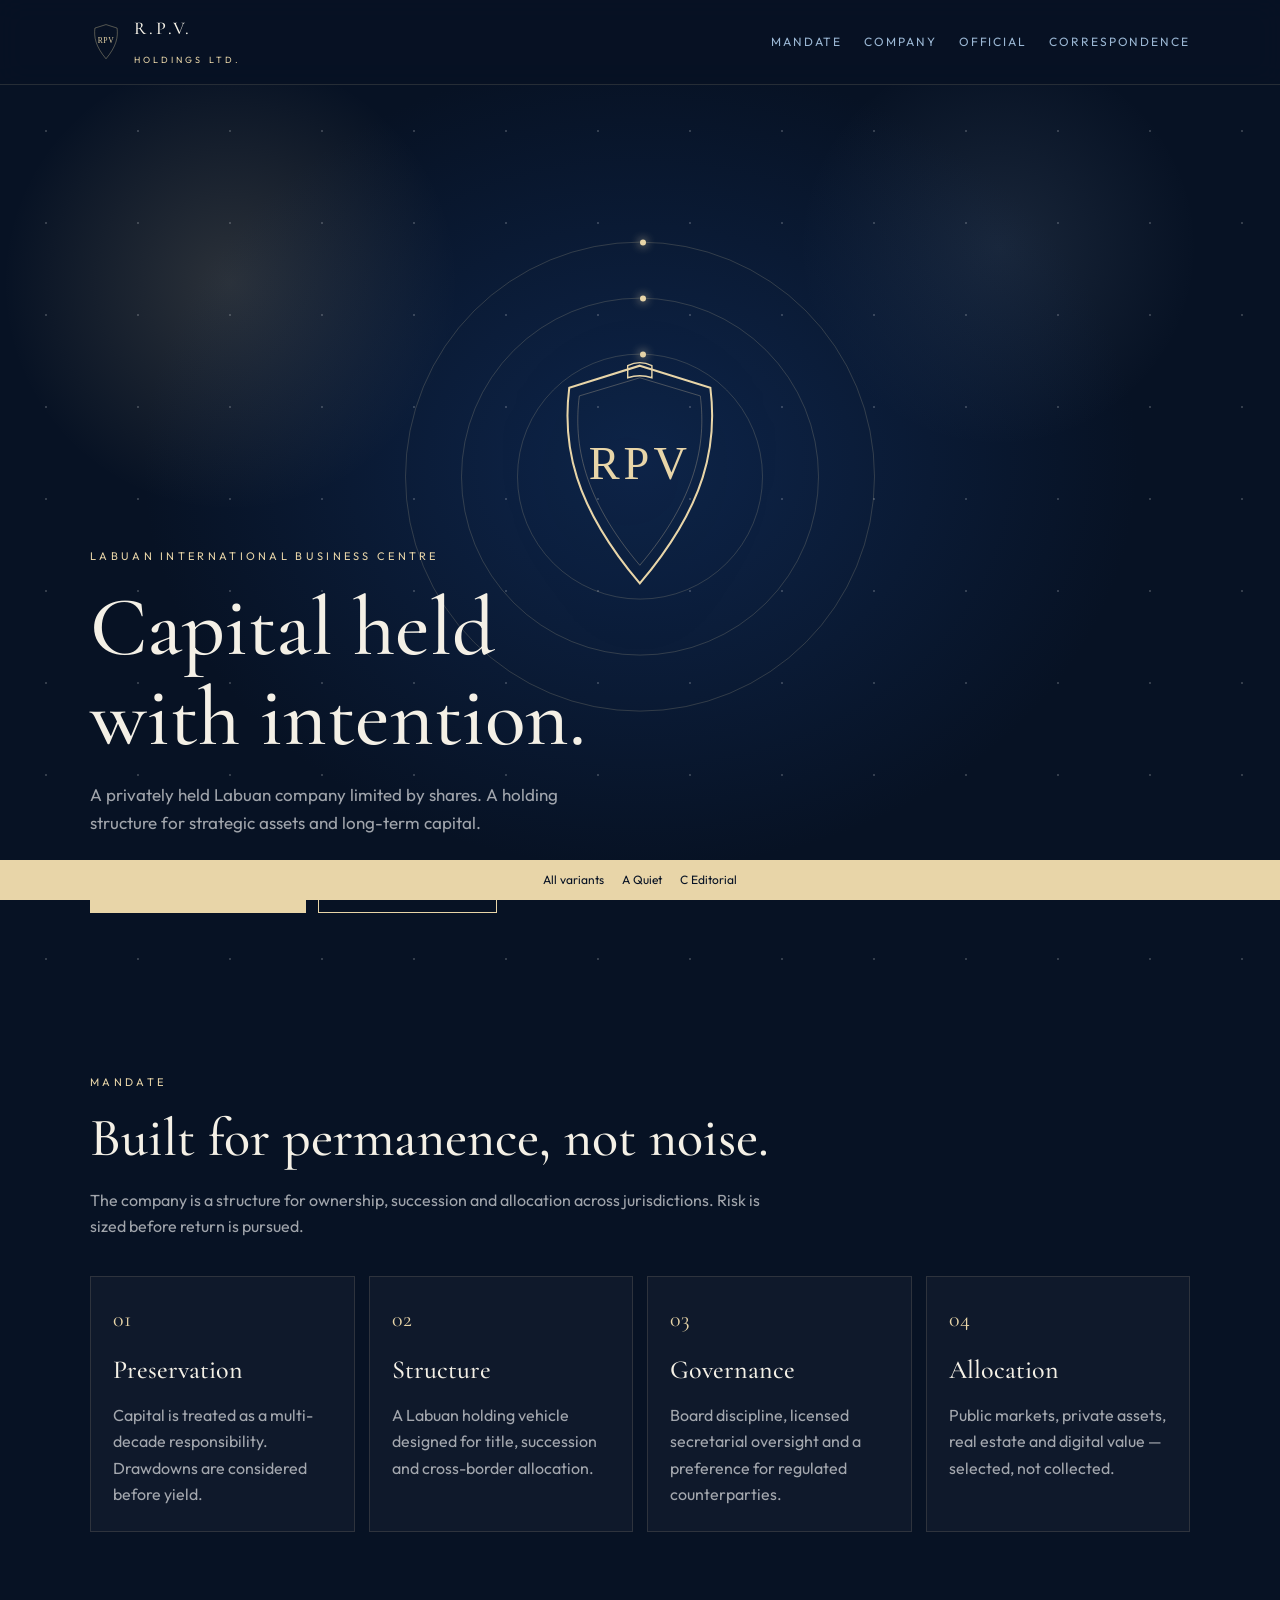
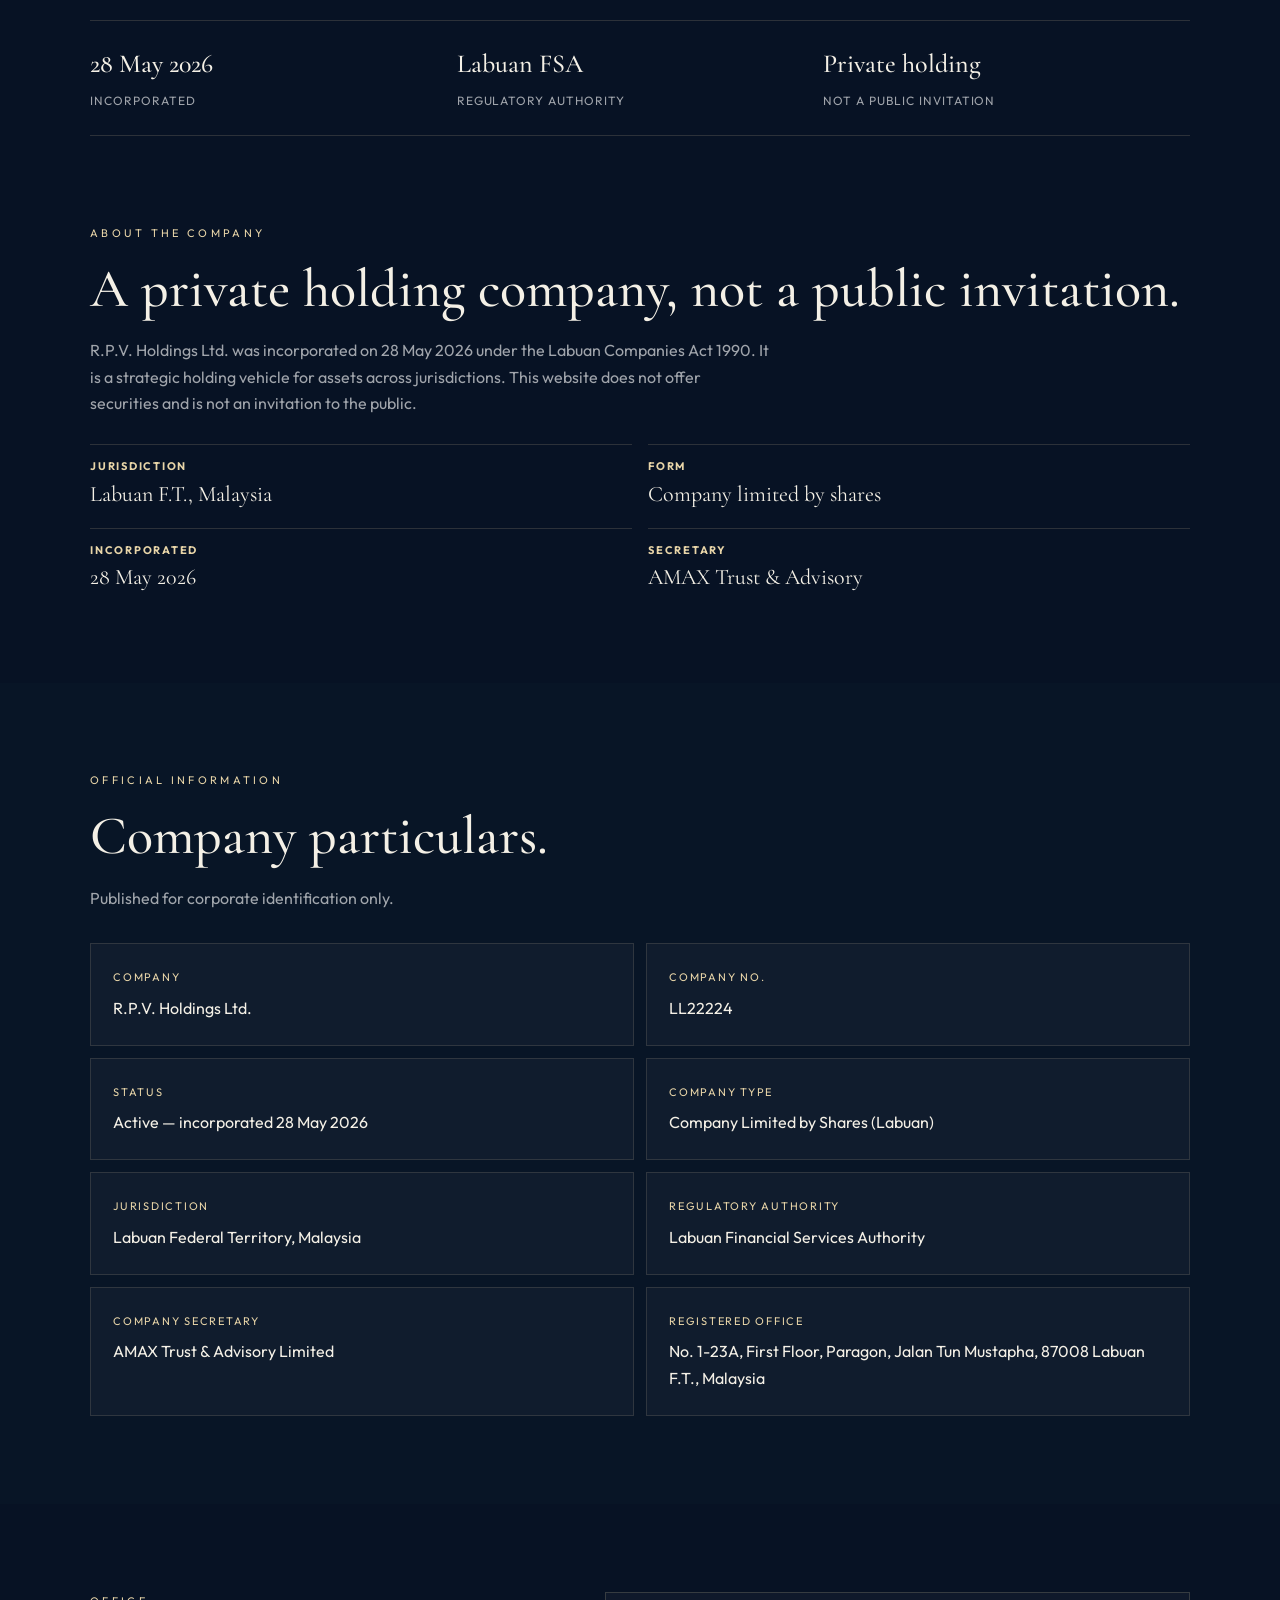
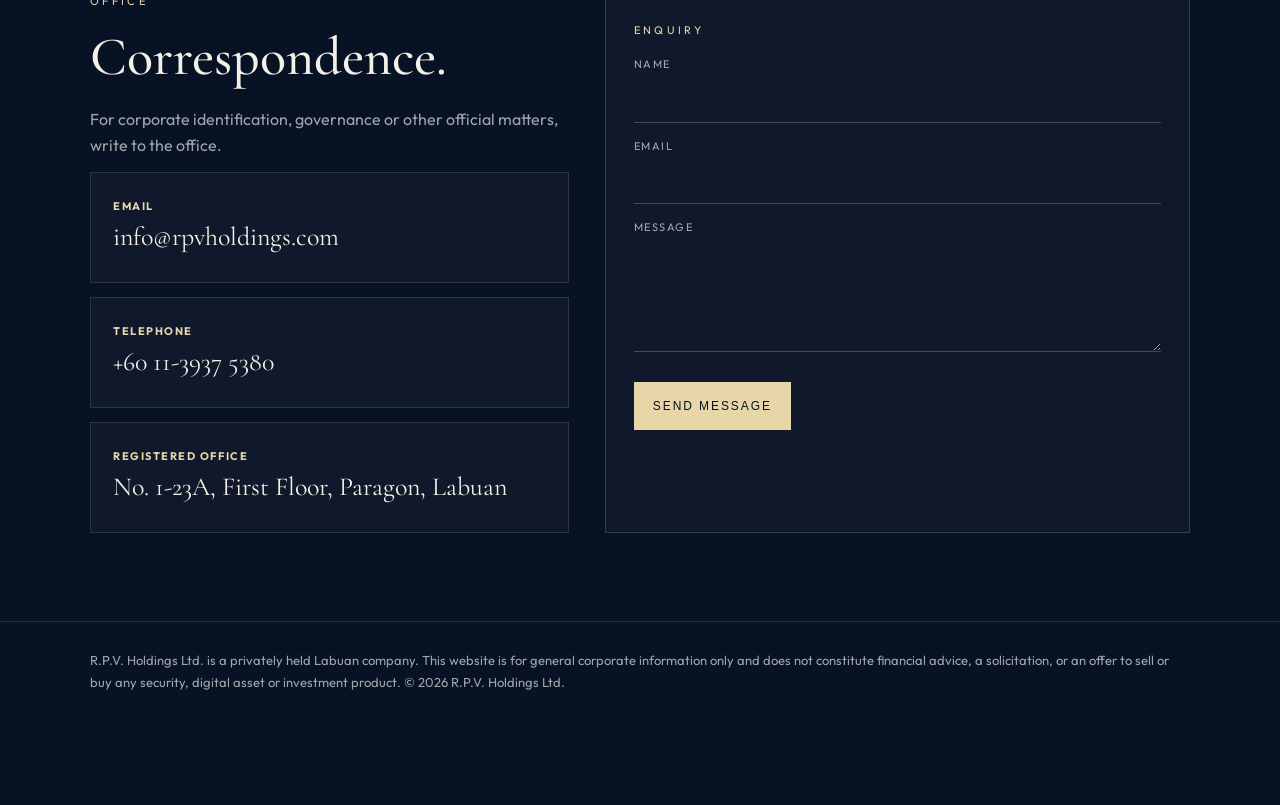
<file: preview/b/index.html>
<!DOCTYPE html>
<html lang="en">
<head>
<meta charset="UTF-8"/>
<meta name="viewport" content="width=device-width, initial-scale=1"/>
<title>B · Celestial House — R.P.V. Holdings Ltd.</title>
<link rel="icon" href="../../assets/crest-light.svg"/>
<link rel="preconnect" href="https://fonts.googleapis.com"/>
<link href="https://fonts.googleapis.com/css2?family=Cormorant+Garamond:wght@400;500;600&family=Outfit:wght@300;400;500&display=swap" rel="stylesheet"/>
<style>
:root{--navy:#071224;--deep:#0A1A36;--sap:#14356A;--ice:#9BB7D4;--gold:#E8D5A8;--paper:#0d1b33;--mute:rgba(255,255,255,.62)}
*{box-sizing:border-box;margin:0;padding:0}
html{scroll-behavior:smooth}
body{font-family:Outfit,sans-serif;background:var(--navy);color:#f4f0e6;line-height:1.65}
a{color:inherit;text-decoration:none}
.wrap{width:min(1100px,calc(100% - 40px));margin:0 auto}
.nav{position:sticky;top:0;z-index:20;background:rgba(7,18,36,.86);backdrop-filter:blur(14px);border-bottom:1px solid rgba(232,213,168,.14)}
.nav-inner{display:flex;align-items:center;justify-content:space-between;padding:14px 0}
.brand{display:flex;align-items:center;gap:12px}
.brand svg{width:32px;height:38px}
.brand b{display:block;font-family:"Cormorant Garamond",serif;font-size:18px;letter-spacing:.16em;font-weight:500}
.brand small{letter-spacing:.34em;font-size:9px;text-transform:uppercase;color:var(--gold)}
.nav-links{display:flex;gap:22px;list-style:none;font-size:12px;letter-spacing:.16em;text-transform:uppercase;color:var(--ice)}
.menu{display:none;border:1px solid rgba(232,213,168,.3);padding:8px 12px;background:none;color:inherit;font:inherit}
.hero{position:relative;min-height:100svh;display:grid;align-items:end;overflow:hidden;padding:120px 0 72px}
.sky{position:absolute;inset:0;pointer-events:none;background:
  radial-gradient(ellipse at 50% 42%, rgba(20,53,106,.55), transparent 55%),
  radial-gradient(circle at 18% 22%, rgba(232,213,168,.16), transparent 18%),
  radial-gradient(circle at 78% 18%, rgba(155,183,212,.12), transparent 16%),
  #071224}
.stars{position:absolute;inset:0;background-image:radial-gradient(#fff 1px,transparent 1px);background-size:92px 92px;opacity:.18;animation:twinkle 8s ease-in-out infinite alternate}
@keyframes twinkle{from{opacity:.12}to{opacity:.24}}
.system{position:absolute;left:50%;top:46%;width:min(560px,88vw);aspect-ratio:1;transform:translate(-50%,-54%);pointer-events:none}
.ring{position:absolute;inset:8%;border:1px solid rgba(232,213,168,.18);border-radius:50%;animation:spin 48s linear infinite}
.ring:nth-child(2){inset:18%;animation-duration:36s;animation-direction:reverse}
.ring:nth-child(3){inset:28%;animation-duration:28s}
.ring i{position:absolute;top:-3px;left:50%;width:6px;height:6px;border-radius:50%;background:var(--gold);box-shadow:0 0 10px var(--gold)}
@keyframes spin{to{transform:rotate(360deg)}}
.crest{position:absolute;inset:32%;display:grid;place-items:center}
.crest svg{width:100%;height:auto;filter:drop-shadow(0 20px 40px rgba(0,0,0,.45))}
.hero-copy{position:relative;z-index:2}
.kicker{letter-spacing:.3em;text-transform:uppercase;font-size:11px;color:var(--gold);margin-bottom:16px}
h1{font-family:"Cormorant Garamond",serif;font-weight:500;font-size:clamp(42px,8vw,84px);line-height:1.08;margin-bottom:18px}
.lead{max-width:46ch;color:var(--mute);font-size:17px;margin-bottom:28px}
.actions{display:flex;gap:12px;flex-wrap:wrap}
.btn{display:inline-flex;align-items:center;min-height:48px;padding:0 18px;border:1px solid var(--gold);font-size:12px;letter-spacing:.16em;text-transform:uppercase}
.btn-fill{background:var(--gold);color:#071224}
.section{padding:88px 0}
h2{font-family:"Cormorant Garamond",serif;font-weight:500;font-size:clamp(30px,5vw,54px);line-height:1.14;margin:10px 0 18px}
.muted{color:var(--mute);max-width:62ch}
.grid-4{display:grid;gap:14px;margin-top:36px}
@media(min-width:800px){.grid-4{grid-template-columns:repeat(4,1fr)}}
.card,.cell,.box{background:rgba(255,255,255,.03);border:1px solid rgba(232,213,168,.14);padding:24px 22px}
.card:hover,.cell:hover,.box:hover,.fact:hover{border-color:var(--gold);box-shadow:0 0 0 1px rgba(232,213,168,.25),0 12px 40px rgba(0,0,0,.2)}
.card .n{color:var(--gold);font-family:"Cormorant Garamond",serif;font-size:22px;margin-bottom:12px}
.card h3{font-family:"Cormorant Garamond",serif;font-size:26px;font-weight:500;margin-bottom:10px}
.strip{display:grid;border-top:1px solid rgba(232,213,168,.16);border-bottom:1px solid rgba(232,213,168,.16)}
@media(min-width:800px){.strip{grid-template-columns:repeat(3,1fr)}}
.strip div{padding:22px 8px 22px 0}
.strip b{display:block;font-family:"Cormorant Garamond",serif;font-size:26px;font-weight:500}
.strip span{color:var(--mute);font-size:12px;letter-spacing:.08em;text-transform:uppercase}
.facts{display:grid;gap:16px;margin-top:28px}
@media(min-width:700px){.facts{grid-template-columns:1fr 1fr}}
.fact{border-top:1px solid rgba(232,213,168,.16);padding-top:12px}
.fact b{display:block;font-size:11px;letter-spacing:.16em;text-transform:uppercase;color:var(--gold)}
.fact span{font-family:"Cormorant Garamond",serif;font-size:22px}
.official{background:#081526}
.table{margin-top:32px;display:grid;gap:12px}
@media(min-width:800px){.table{grid-template-columns:1fr 1fr}}
.cell small{display:block;color:var(--gold);letter-spacing:.16em;text-transform:uppercase;font-size:11px;margin-bottom:8px}
.contact-grid{display:grid;gap:36px}
@media(min-width:860px){.contact-grid{grid-template-columns:.9fr 1.1fr}}
.box{margin-top:14px}
.box b{display:block;font-size:11px;letter-spacing:.14em;text-transform:uppercase;color:var(--gold)}
.box a,.box p{font-family:"Cormorant Garamond",serif;font-size:26px}
form{border:1px solid rgba(232,213,168,.18);padding:28px;background:rgba(255,255,255,.03)}
label{display:block;font-size:11px;letter-spacing:.14em;text-transform:uppercase;margin:14px 0 6px;color:var(--mute)}
input,textarea{width:100%;border:0;border-bottom:1px solid rgba(232,213,168,.25);background:transparent;padding:8px 0;font:inherit;color:inherit;outline:none}
textarea{min-height:110px}
form .btn{margin-top:22px}
footer{border-top:1px solid rgba(232,213,168,.14);padding:28px 0 72px;color:var(--mute);font-size:13px}
.preview-bar{position:sticky;bottom:0;background:#E8D5A8;color:#071224;padding:10px 16px;font-size:12px;display:flex;justify-content:center;gap:18px;z-index:30}
@media(max-width:800px){
  .nav-links{display:none}
  .nav.open .nav-links{display:flex;flex-direction:column;position:absolute;left:0;right:0;top:100%;background:#071224;padding:16px 20px 24px}
  .menu{display:block}
  .system,.stars{display:none}
  .hero{min-height:auto;padding:64px 0 48px}
  .section{padding:56px 0}
  h1{line-height:1.12}
}
@media(prefers-reduced-motion:reduce){.ring,.stars{animation:none}}
</style>
</head>
<body>
<header class="nav" id="nav">
<div class="wrap nav-inner">
<a class="brand" href="#top">
<svg viewBox="0 0 200 240" fill="none" aria-hidden="true"><path d="M100 10 L170 32 C177 88 166 148 100 226 C34 148 23 88 30 32 Z" stroke="#E8D5A8" stroke-width="2.2"/><text x="100" y="124" text-anchor="middle" font-family="Times New Roman,serif" font-size="48" fill="#E8D5A8" letter-spacing="4">RPV</text></svg>
<span><b>R.P.V.</b><small>Holdings Ltd.</small></span>
</a>
<button class="menu" id="menuBtn">Menu</button>
<ul class="nav-links">
<li><a href="#mandate">Mandate</a></li>
<li><a href="#about">Company</a></li>
<li><a href="#official">Official</a></li>
<li><a href="#contact">Correspondence</a></li>
</ul>
</div>
</header>
<main id="top">
<section class="hero">
<div class="sky"></div>
<div class="stars"></div>
<div class="system" aria-hidden="true">
<div class="ring"><i></i></div>
<div class="ring"><i></i></div>
<div class="ring"><i></i></div>
<div class="crest">
<svg viewBox="0 0 200 240" fill="none">
<path d="M100 10 L170 32 C177 88 166 148 100 226 C34 148 23 88 30 32 Z" stroke="#E8D5A8" stroke-width="2"/>
<path d="M100 22 L160 40 C166 88 156 142 100 208 C44 142 34 88 40 40 Z" stroke="#E8D5A8" stroke-width=".7" opacity=".4"/>
<path d="M88 10 Q100 4 112 10 L112 22 Q100 18 88 22 Z" stroke="#E8D5A8" stroke-width="1.4"/>
<text x="100" y="122" text-anchor="middle" font-family="Times New Roman,serif" font-size="46" fill="#E8D5A8" letter-spacing="4">RPV</text>
</svg>
</div>
</div>
<div class="wrap hero-copy">
<p class="kicker">Labuan International Business Centre</p>
<h1>Capital held<br/>with intention.</h1>
<p class="lead">A privately held Labuan company limited by shares. A holding structure for strategic assets and long-term capital.</p>
<div class="actions">
<a class="btn btn-fill" href="#official">Official information</a>
<a class="btn" href="#contact">Correspondence</a>
</div>
</div>
</section>
<section class="section" id="mandate">
<div class="wrap">
<p class="kicker">Mandate</p>
<h2>Built for permanence, not noise.</h2>
<p class="muted">The company is a structure for ownership, succession and allocation across jurisdictions. Risk is sized before return is pursued.</p>
<div class="grid-4">
<article class="card"><div class="n">01</div><h3>Preservation</h3><p class="muted">Capital is treated as a multi-decade responsibility. Drawdowns are considered before yield.</p></article>
<article class="card"><div class="n">02</div><h3>Structure</h3><p class="muted">A Labuan holding vehicle designed for title, succession and cross-border allocation.</p></article>
<article class="card"><div class="n">03</div><h3>Governance</h3><p class="muted">Board discipline, licensed secretarial oversight and a preference for regulated counterparties.</p></article>
<article class="card"><div class="n">04</div><h3>Allocation</h3><p class="muted">Public markets, private assets, real estate and digital value — selected, not collected.</p></article>
</div>
</div>
</section>
<div class="wrap"><div class="strip">
<div><b>28 May 2026</b><span>Incorporated</span></div>
<div><b>Labuan FSA</b><span>Regulatory authority</span></div>
<div><b>Private holding</b><span>Not a public invitation</span></div>
</div></div>
<section class="section" id="about">
<div class="wrap">
<p class="kicker">About the company</p>
<h2>A private holding company, not a public invitation.</h2>
<p class="muted">R.P.V. Holdings Ltd. was incorporated on 28 May 2026 under the Labuan Companies Act 1990. It is a strategic holding vehicle for assets across jurisdictions. This website does not offer securities and is not an invitation to the public.</p>
<div class="facts">
<div class="fact"><b>Jurisdiction</b><span>Labuan F.T., Malaysia</span></div>
<div class="fact"><b>Form</b><span>Company limited by shares</span></div>
<div class="fact"><b>Incorporated</b><span>28 May 2026</span></div>
<div class="fact"><b>Secretary</b><span>AMAX Trust &amp; Advisory</span></div>
</div>
</div>
</section>
<section class="section official" id="official">
<div class="wrap">
<p class="kicker">Official information</p>
<h2>Company particulars.</h2>
<p class="muted">Published for corporate identification only.</p>
<div class="table">
<div class="cell"><small>Company</small>R.P.V. Holdings Ltd.</div>
<div class="cell"><small>Company no.</small>LL22224</div>
<div class="cell"><small>Status</small>Active — incorporated 28 May 2026</div>
<div class="cell"><small>Company type</small>Company Limited by Shares (Labuan)</div>
<div class="cell"><small>Jurisdiction</small>Labuan Federal Territory, Malaysia</div>
<div class="cell"><small>Regulatory authority</small>Labuan Financial Services Authority</div>
<div class="cell"><small>Company secretary</small>AMAX Trust &amp; Advisory Limited</div>
<div class="cell"><small>Registered office</small>No. 1-23A, First Floor, Paragon, Jalan Tun Mustapha, 87008 Labuan F.T., Malaysia</div>
</div>
</div>
</section>
<section class="section" id="contact">
<div class="wrap contact-grid">
<div>
<p class="kicker">Office</p>
<h2>Correspondence.</h2>
<p class="muted">For corporate identification, governance or other official matters, write to the office.</p>
<div class="box"><b>Email</b><a href="mailto:info@rpvholdings.com">info@rpvholdings.com</a></div>
<div class="box"><b>Telephone</b><a href="tel:+601139375380">+60 11-3937 5380</a></div>
<div class="box"><b>Registered office</b><p>No. 1-23A, First Floor, Paragon, Labuan</p></div>
</div>
<form action="mailto:info@rpvholdings.com" method="post" enctype="text/plain">
<p class="kicker">Enquiry</p>
<label for="n">Name</label><input id="n" name="Name" required/>
<label for="e">Email</label><input id="e" type="email" name="Email" required/>
<label for="m">Message</label><textarea id="m" name="Message" required></textarea>
<button class="btn btn-fill" type="submit">Send message</button>
</form>
</div>
</section>
</main>
<footer><div class="wrap">R.P.V. Holdings Ltd. is a privately held Labuan company. This website is for general corporate information only and does not constitute financial advice, a solicitation, or an offer to sell or buy any security, digital asset or investment product. © 2026 R.P.V. Holdings Ltd.</div></footer>
<div class="preview-bar"><a href="../">All variants</a><a href="../a/">A Quiet</a><a href="../c/">C Editorial</a></div>
<script>document.getElementById('menuBtn').onclick=()=>document.getElementById('nav').classList.toggle('open');</script>
</body>
</html>
</file>
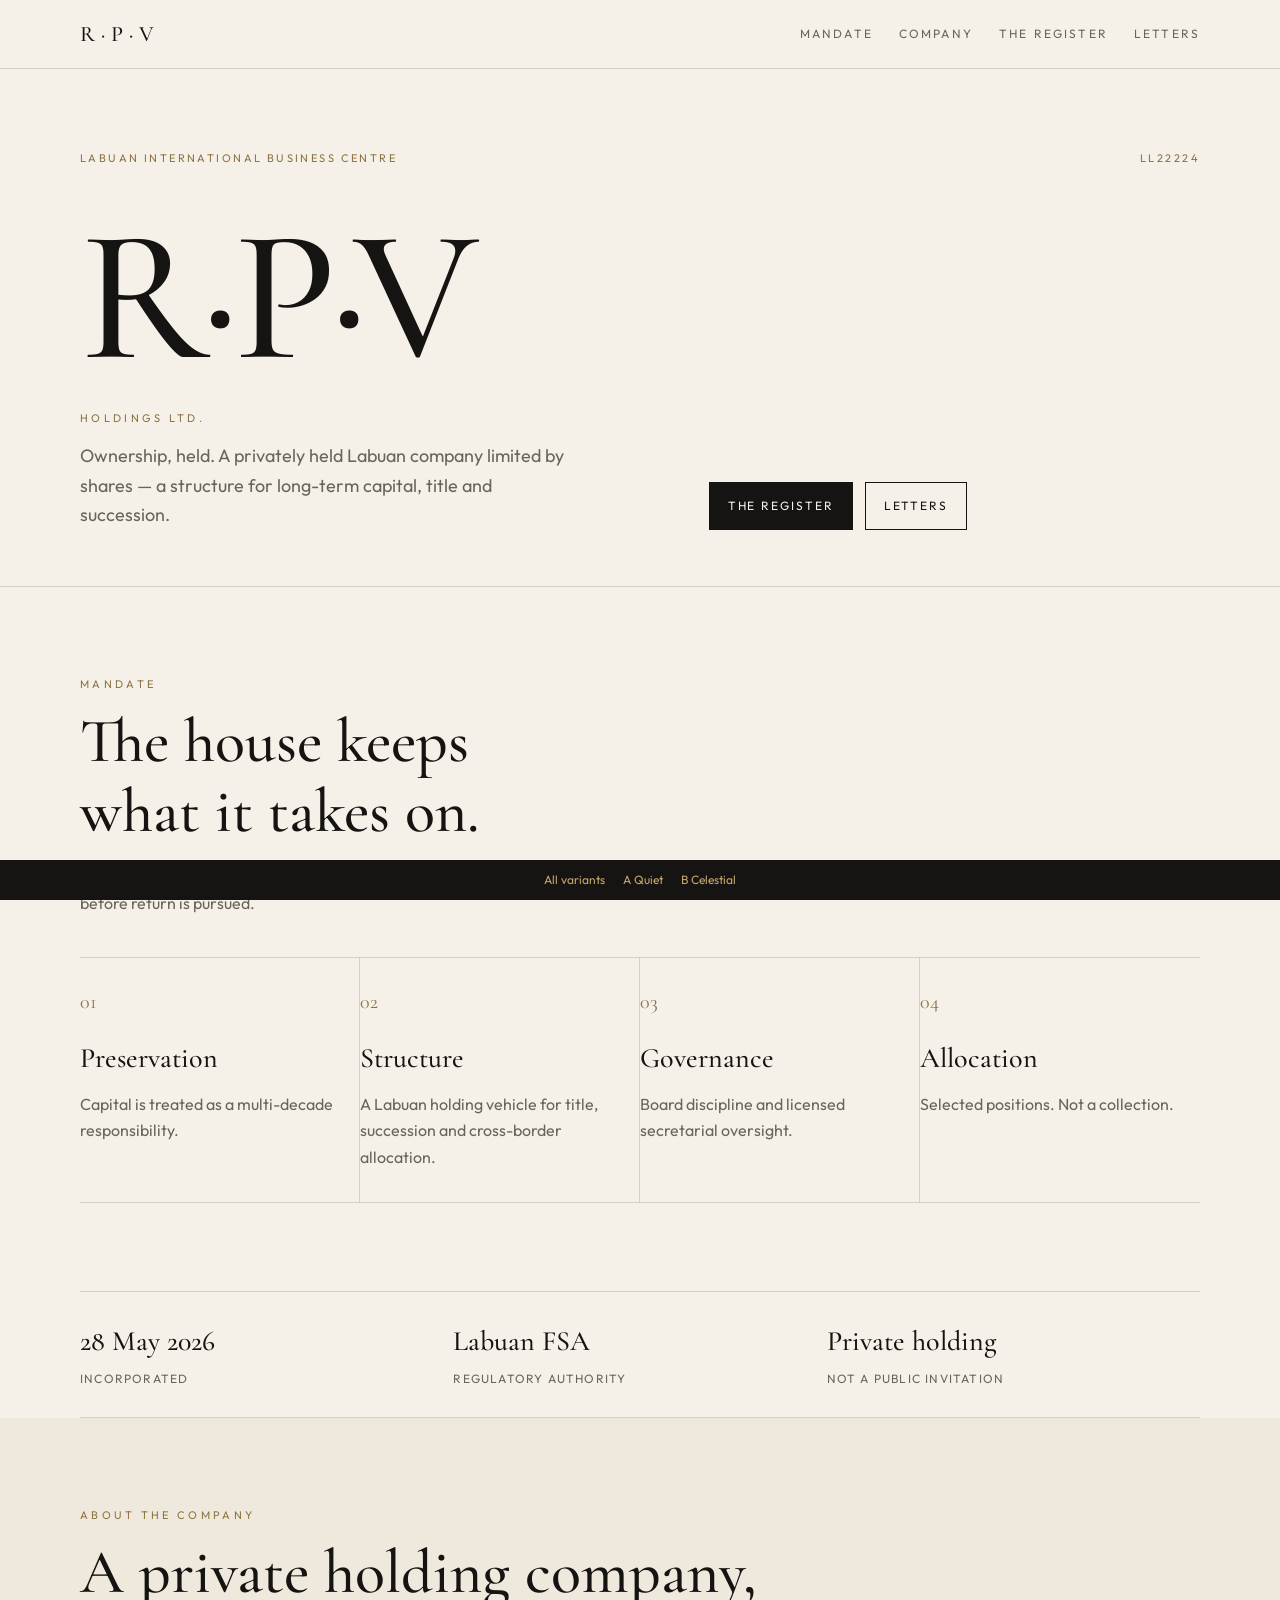
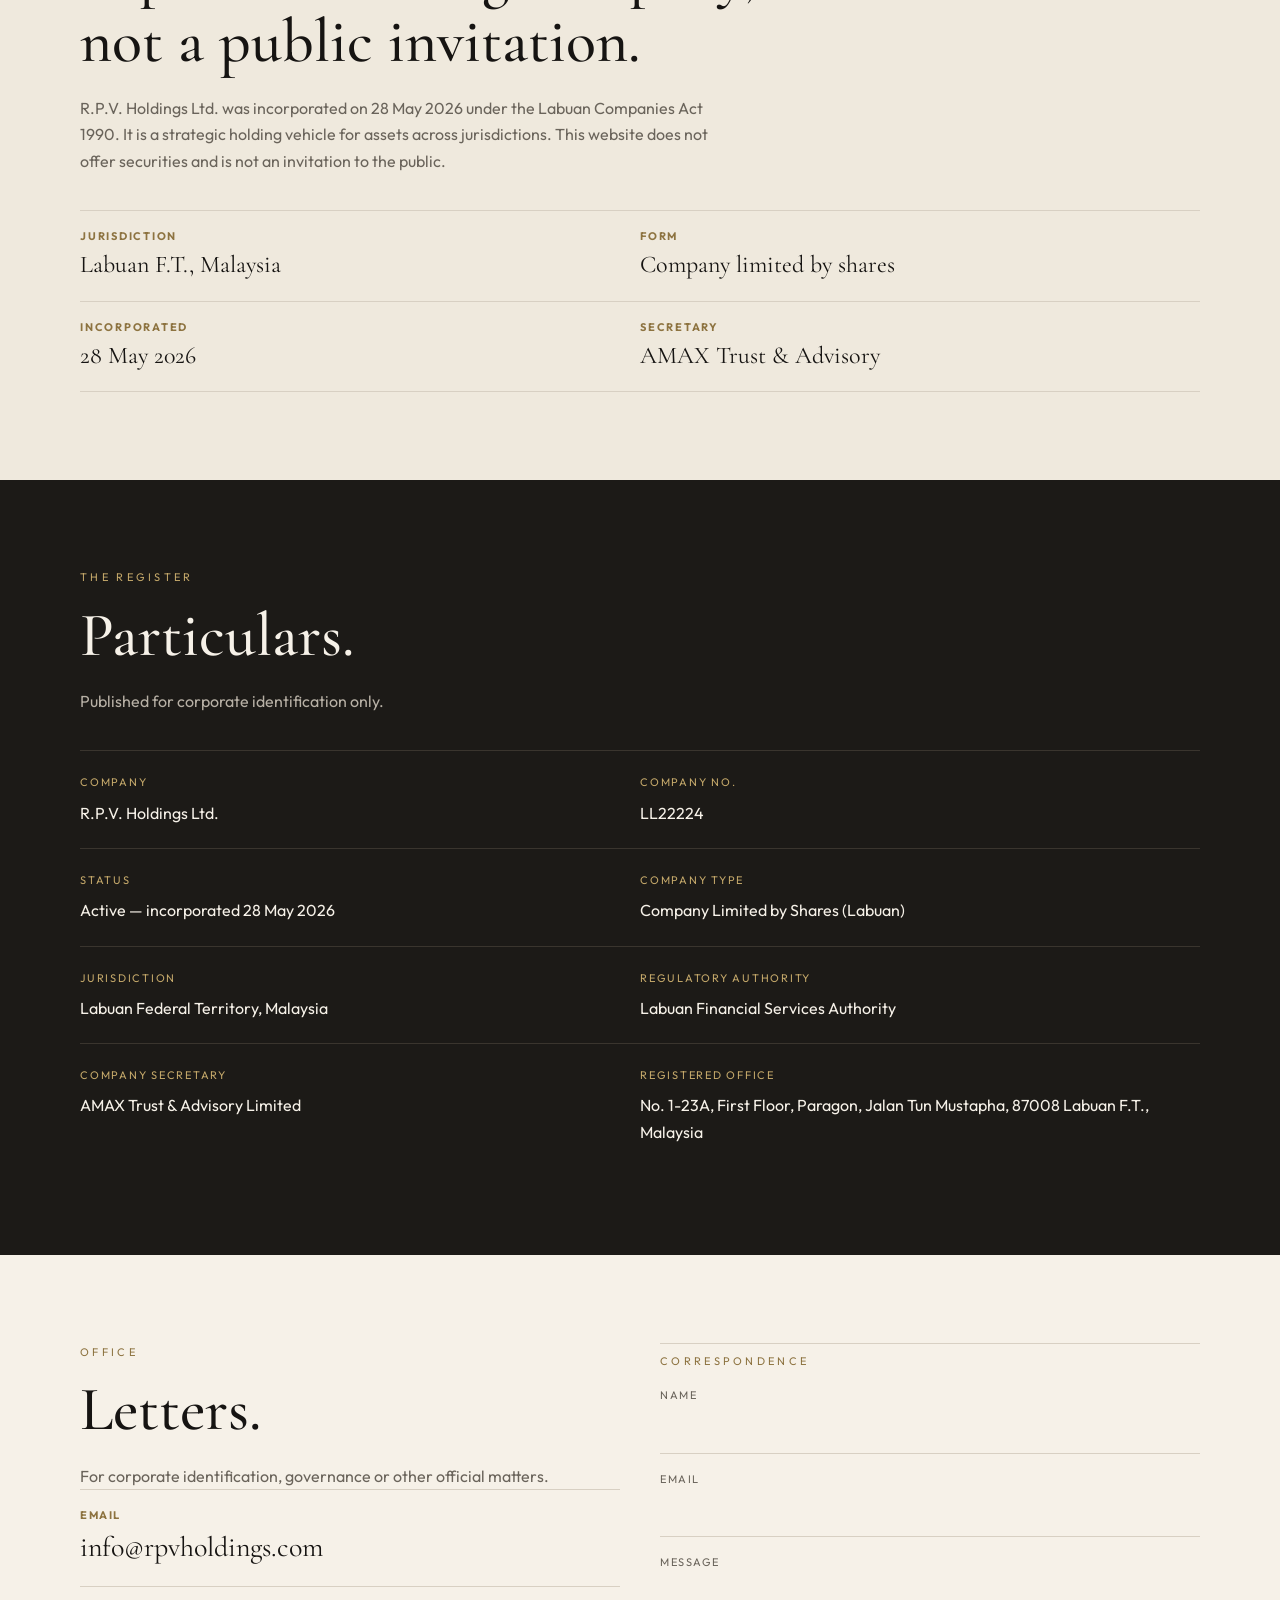
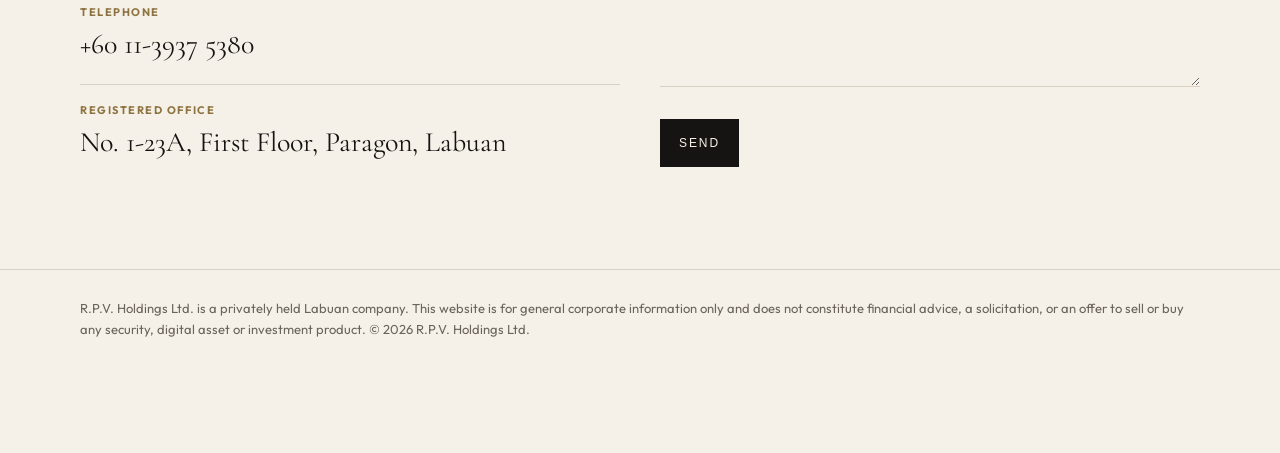
<file: preview/c/index.html>
<!DOCTYPE html>
<html lang="en">
<head>
<meta charset="UTF-8"/>
<meta name="viewport" content="width=device-width, initial-scale=1"/>
<title>C · Editorial Holding — R.P.V. Holdings Ltd.</title>
<link rel="icon" href="../../assets/crest-light.svg"/>
<link rel="preconnect" href="https://fonts.googleapis.com"/>
<link href="https://fonts.googleapis.com/css2?family=Cormorant+Garamond:ital,wght@0,400;0,500;0,600;1,400&family=Outfit:wght@300;400;500&display=swap" rel="stylesheet"/>
<style>
:root{--ink:#161412;--char:#1c1a17;--bone:#f6f1e8;--rule:#d8d0c3;--gold:#8d7340;--mute:#6a645b;--sap:#1a365c}
*{box-sizing:border-box;margin:0;padding:0}
html{scroll-behavior:smooth}
body{font-family:Outfit,sans-serif;background:var(--bone);color:var(--ink);line-height:1.65}
a{color:inherit;text-decoration:none}
.wrap{width:min(1120px,calc(100% - 40px));margin:0 auto}
.nav{position:sticky;top:0;z-index:20;background:rgba(246,241,232,.94);backdrop-filter:blur(12px);border-bottom:1px solid var(--rule)}
.nav-inner{display:flex;align-items:center;justify-content:space-between;padding:16px 0}
.mark{font-family:"Cormorant Garamond",serif;font-size:22px;letter-spacing:.28em;font-weight:500}
.nav-links{display:flex;gap:26px;list-style:none;font-size:12px;letter-spacing:.18em;text-transform:uppercase;color:var(--mute)}
.menu{display:none;border:1px solid var(--rule);padding:8px 12px;background:none;font:inherit}
.hero{padding:80px 0 56px;border-bottom:1px solid var(--rule)}
.hero-rule{display:flex;justify-content:space-between;gap:16px;font-size:11px;letter-spacing:.22em;text-transform:uppercase;color:var(--gold);margin-bottom:48px}
h1{font-family:"Cormorant Garamond",serif;font-weight:500;font-size:clamp(64px,16vw,188px);line-height:.88;letter-spacing:-.03em;margin-bottom:28px}
.hero-sub{display:grid;gap:28px;align-items:end}
@media(min-width:860px){.hero-sub{grid-template-columns:1.1fr .9fr}}
.kicker{letter-spacing:.3em;text-transform:uppercase;font-size:11px;color:var(--gold);margin-bottom:14px}
.lead{max-width:42ch;color:var(--mute);font-size:18px}
.actions{display:flex;gap:12px;flex-wrap:wrap}
.btn{display:inline-flex;align-items:center;min-height:48px;padding:0 18px;border:1px solid var(--ink);font-size:12px;letter-spacing:.16em;text-transform:uppercase}
.btn-fill{background:var(--ink);color:var(--bone)}
.section{padding:88px 0}
h2{font-family:"Cormorant Garamond",serif;font-weight:500;font-size:clamp(34px,6vw,62px);line-height:1.12;margin:8px 0 18px}
.muted{color:var(--mute);max-width:60ch}
.grid-4{display:grid;gap:0;margin-top:40px;border-top:1px solid var(--rule)}
@media(min-width:800px){.grid-4{grid-template-columns:repeat(4,1fr)}}
.card{padding:28px 22px 32px 0;border-bottom:1px solid var(--rule)}
@media(min-width:800px){.card{border-right:1px solid var(--rule);padding-right:24px}.card:last-child{border-right:0}}
.card:hover h3{color:var(--sap)}
.card .n{font-family:"Cormorant Garamond",serif;font-size:20px;color:var(--gold);margin-bottom:16px}
.card h3{font-family:"Cormorant Garamond",serif;font-size:28px;font-weight:500;margin-bottom:10px}
.strip{display:grid;border-top:1px solid var(--rule);border-bottom:1px solid var(--rule)}
@media(min-width:800px){.strip{grid-template-columns:repeat(3,1fr)}}
.strip div{padding:26px 12px 26px 0}
.strip b{display:block;font-family:"Cormorant Garamond",serif;font-size:28px;font-weight:500}
.strip span{color:var(--mute);font-size:12px;letter-spacing:.1em;text-transform:uppercase}
.about{background:#efe9dd}
.facts{display:grid;gap:0;margin-top:36px;border-top:1px solid var(--rule)}
@media(min-width:700px){.facts{grid-template-columns:1fr 1fr}}
.fact{padding:16px 20px 16px 0;border-bottom:1px solid var(--rule)}
.fact:hover{background:rgba(26,54,92,.04)}
.fact b{display:block;font-size:11px;letter-spacing:.16em;text-transform:uppercase;color:var(--gold)}
.fact span{font-family:"Cormorant Garamond",serif;font-size:24px}
.official{background:var(--char);color:var(--bone)}
.official .kicker{color:#c4a86a}
.official .muted{color:#b7b0a5}
.table{margin-top:36px;display:grid}
@media(min-width:800px){.table{grid-template-columns:1fr 1fr}}
.cell{padding:22px 24px 22px 0;border-top:1px solid #3a352e}
.cell:hover{background:rgba(255,255,255,.03)}
.cell small{display:block;color:#c4a86a;letter-spacing:.16em;text-transform:uppercase;font-size:11px;margin-bottom:8px}
.contact-grid{display:grid;gap:40px}
@media(min-width:860px){.contact-grid{grid-template-columns:1fr 1fr}}
.line{border-top:1px solid var(--rule);padding:16px 0}
.line:hover{border-color:var(--gold)}
.line b{display:block;font-size:11px;letter-spacing:.14em;text-transform:uppercase;color:var(--gold)}
.line a,.line p{font-family:"Cormorant Garamond",serif;font-size:28px}
form{border-top:1px solid var(--rule);padding-top:8px}
label{display:block;font-size:11px;letter-spacing:.14em;text-transform:uppercase;margin:16px 0 6px;color:var(--mute)}
input,textarea{width:100%;border:0;border-bottom:1px solid var(--rule);background:transparent;padding:8px 0;font:inherit;outline:none}
textarea{min-height:110px}
form .btn{margin-top:24px}
footer{border-top:1px solid var(--rule);padding:28px 0 72px;color:var(--mute);font-size:13px}
.preview-bar{position:sticky;bottom:0;background:var(--ink);color:var(--bone);padding:10px 16px;font-size:12px;display:flex;justify-content:center;gap:18px;z-index:30}
.preview-bar a{color:#c4a86a}
@media(max-width:800px){
  .nav-links{display:none}
  .nav.open .nav-links{display:flex;flex-direction:column;position:absolute;left:0;right:0;top:100%;background:var(--bone);padding:16px 20px 24px;border-bottom:1px solid var(--rule)}
  .menu{display:block}
  .hero{padding:48px 0 36px}
  h1{font-size:clamp(56px,22vw,120px);line-height:.9}
  .section{padding:56px 0}
}
</style>
</head>
<body>
<header class="nav" id="nav">
<div class="wrap nav-inner">
<a class="mark" href="#top">R·P·V</a>
<button class="menu" id="menuBtn">Menu</button>
<ul class="nav-links">
<li><a href="#mandate">Mandate</a></li>
<li><a href="#about">Company</a></li>
<li><a href="#official">The register</a></li>
<li><a href="#contact">Letters</a></li>
</ul>
</div>
</header>
<main id="top">
<section class="hero">
<div class="wrap">
<div class="hero-rule"><span>Labuan International Business Centre</span><span>LL22224</span></div>
<h1>R·P·V</h1>
<div class="hero-sub">
<div>
<p class="kicker">Holdings Ltd.</p>
<p class="lead">Ownership, held. A privately held Labuan company limited by shares — a structure for long-term capital, title and succession.</p>
</div>
<div class="actions">
<a class="btn btn-fill" href="#official">The register</a>
<a class="btn" href="#contact">Letters</a>
</div>
</div>
</div>
</section>
<section class="section" id="mandate">
<div class="wrap">
<p class="kicker">Mandate</p>
<h2>The house keeps<br/>what it takes on.</h2>
<p class="muted">The company is organised for ownership and allocation across jurisdictions. Risk is sized before return is pursued.</p>
<div class="grid-4">
<article class="card"><div class="n">01</div><h3>Preservation</h3><p class="muted">Capital is treated as a multi-decade responsibility.</p></article>
<article class="card"><div class="n">02</div><h3>Structure</h3><p class="muted">A Labuan holding vehicle for title, succession and cross-border allocation.</p></article>
<article class="card"><div class="n">03</div><h3>Governance</h3><p class="muted">Board discipline and licensed secretarial oversight.</p></article>
<article class="card"><div class="n">04</div><h3>Allocation</h3><p class="muted">Selected positions. Not a collection.</p></article>
</div>
</div>
</section>
<div class="wrap"><div class="strip">
<div><b>28 May 2026</b><span>Incorporated</span></div>
<div><b>Labuan FSA</b><span>Regulatory authority</span></div>
<div><b>Private holding</b><span>Not a public invitation</span></div>
</div></div>
<section class="section about" id="about">
<div class="wrap">
<p class="kicker">About the company</p>
<h2>A private holding company,<br/>not a public invitation.</h2>
<p class="muted">R.P.V. Holdings Ltd. was incorporated on 28 May 2026 under the Labuan Companies Act 1990. It is a strategic holding vehicle for assets across jurisdictions. This website does not offer securities and is not an invitation to the public.</p>
<div class="facts">
<div class="fact"><b>Jurisdiction</b><span>Labuan F.T., Malaysia</span></div>
<div class="fact"><b>Form</b><span>Company limited by shares</span></div>
<div class="fact"><b>Incorporated</b><span>28 May 2026</span></div>
<div class="fact"><b>Secretary</b><span>AMAX Trust &amp; Advisory</span></div>
</div>
</div>
</section>
<section class="section official" id="official">
<div class="wrap">
<p class="kicker">The register</p>
<h2>Particulars.</h2>
<p class="muted">Published for corporate identification only.</p>
<div class="table">
<div class="cell"><small>Company</small>R.P.V. Holdings Ltd.</div>
<div class="cell"><small>Company no.</small>LL22224</div>
<div class="cell"><small>Status</small>Active — incorporated 28 May 2026</div>
<div class="cell"><small>Company type</small>Company Limited by Shares (Labuan)</div>
<div class="cell"><small>Jurisdiction</small>Labuan Federal Territory, Malaysia</div>
<div class="cell"><small>Regulatory authority</small>Labuan Financial Services Authority</div>
<div class="cell"><small>Company secretary</small>AMAX Trust &amp; Advisory Limited</div>
<div class="cell"><small>Registered office</small>No. 1-23A, First Floor, Paragon, Jalan Tun Mustapha, 87008 Labuan F.T., Malaysia</div>
</div>
</div>
</section>
<section class="section" id="contact">
<div class="wrap contact-grid">
<div>
<p class="kicker">Office</p>
<h2>Letters.</h2>
<p class="muted">For corporate identification, governance or other official matters.</p>
<div class="line"><b>Email</b><a href="mailto:info@rpvholdings.com">info@rpvholdings.com</a></div>
<div class="line"><b>Telephone</b><a href="tel:+601139375380">+60 11-3937 5380</a></div>
<div class="line"><b>Registered office</b><p>No. 1-23A, First Floor, Paragon, Labuan</p></div>
</div>
<form action="mailto:info@rpvholdings.com" method="post" enctype="text/plain">
<p class="kicker">Correspondence</p>
<label for="n">Name</label><input id="n" name="Name" required/>
<label for="e">Email</label><input id="e" type="email" name="Email" required/>
<label for="m">Message</label><textarea id="m" name="Message" required></textarea>
<button class="btn btn-fill" type="submit">Send</button>
</form>
</div>
</section>
</main>
<footer><div class="wrap">R.P.V. Holdings Ltd. is a privately held Labuan company. This website is for general corporate information only and does not constitute financial advice, a solicitation, or an offer to sell or buy any security, digital asset or investment product. © 2026 R.P.V. Holdings Ltd.</div></footer>
<div class="preview-bar"><a href="../">All variants</a><a href="../a/">A Quiet</a><a href="../b/">B Celestial</a></div>
<script>document.getElementById('menuBtn').onclick=()=>document.getElementById('nav').classList.toggle('open');</script>
</body>
</html>
</file>
<file: css/styles.css>
:root{--ink:#e8eef6;--navy:#0a1a36;--deep:#06101e;--gold:#c9b07a;--gold-2:#e4d0a0;--stone:rgba(232,238,246,.62);--line:rgba(155,183,212,.18);--panel:rgba(10,26,54,.72)}*{box-sizing:border-box;margin:0;padding:0}html{scroll-behavior:smooth}body{font-family:Outfit,sans-serif;color:var(--ink);background:#06101e;line-height:1.65;overflow-x:hidden;cursor:none}a,button{color:inherit;cursor:none}a{text-decoration:none}button{font:inherit;background:none;border:0}.wrap{width:min(1160px,calc(100% - 40px));margin:0 auto}.cursor,.cursor-dot{position:fixed;top:0;left:0;pointer-events:none;z-index:200;border-radius:50%;mix-blend-mode:difference}.cursor{width:36px;height:36px;margin:-18px 0 0 -18px;border:1px solid #e4d0a0}.cursor-dot{width:4px;height:4px;margin:-2px 0 0 -2px;background:#e4d0a0}.cursor.hover{width:64px;height:64px;margin:-32px 0 0 -32px;background:rgba(155,183,212,.12)}.spotlight{position:fixed;top:0;left:0;width:680px;height:680px;margin:-340px 0 0 -340px;pointer-events:none;z-index:4;background:radial-gradient(circle,rgba(201,176,122,.18),rgba(20,53,106,.12) 32%,transparent 68%);mix-blend-mode:screen}.progress{position:fixed;top:0;left:0;height:2px;width:0;background:linear-gradient(90deg,#14356a,var(--gold));z-index:80}.loader{position:fixed;inset:0;background:#040914;z-index:100;display:grid;place-items:center}.loader.hide{opacity:0;visibility:hidden}.nav{position:fixed;inset:0 0 auto;z-index:50;display:flex;justify-content:center;padding:20px 0}.nav.scrolled{background:rgba(4,9,20,.9);backdrop-filter:blur(18px);padding:10px 0}.nav-inner{width:min(1160px,calc(100% - 40px));display:flex;align-items:center;justify-content:space-between}.brand{display:flex;align-items:center;gap:12px;color:#fff}.brand img{width:36px;height:36px}.brand-text{display:flex;flex-direction:column;line-height:1}.brand-text strong{font-family:"Cormorant Garamond",serif;font-size:22px;letter-spacing:.12em}.brand-text span{margin-top:4px;font-size:9px;letter-spacing:.38em;color:var(--gold-2);text-transform:uppercase}.nav-links{display:flex;gap:28px;list-style:none;font-size:12px;letter-spacing:.16em;text-transform:uppercase;color:rgba(255,255,255,.74)}.nav-cta{border:1px solid var(--gold);color:var(--gold-2)!important;padding:8px 14px}.menu-btn{display:none;border:1px solid rgba(201,176,122,.4);color:var(--gold-2);width:42px;height:42px}.hero{min-height:100vh;background:radial-gradient(ellipse at 78% 18%,rgba(155,183,212,.18),transparent 42%),linear-gradient(180deg,#040914,#06101e 46%,#0a1a36);color:#fff;display:grid;align-items:end;padding:150px 0 88px;position:relative;overflow:hidden}.system{position:absolute;right:4%;top:12%;width:min(42vw,480px);height:min(42vw,480px);pointer-events:none;z-index:2}.sun{position:absolute;left:72%;top:8%;width:54px;height:54px;border-radius:50%;background:radial-gradient(circle at 35% 35%,#fff6d8,#c9b07a 70%,transparent 78%);box-shadow:0 0 40px 16px rgba(201,176,122,.35);animation:sunPulse 4.8s ease-in-out infinite}@keyframes sunPulse{50%{transform:scale(1.08)}}.ring{position:absolute;inset:8%;border:1px solid rgba(155,183,212,.22);border-radius:50%;animation:orbitSpin linear infinite}.r1{inset:18%;animation-duration:18s}.r2{inset:8%;animation-duration:28s;animation-direction:reverse}.r3{inset:-4%;animation-duration:42s}.r4{inset:-16%;animation-duration:56s;animation-direction:reverse}@keyframes orbitSpin{to{transform:rotate(360deg)}}.planet{position:absolute;top:0;left:50%;border-radius:50%;display:block}.p1{width:8px;height:8px;background:#e4d0a0;margin-left:-4px}.p2{width:11px;height:11px;background:#9bb7d4;margin-left:-5px}.p3{width:7px;height:7px;background:#c9b07a;margin-left:-3px}.p4{width:14px;height:14px;background:#6ea0d4;margin-left:-7px}.system .crest-stage{position:absolute;inset:22%;perspective:900px}.system .hero-crest{width:100%;height:100%;position:relative}.hero-copy{position:relative;z-index:1;max-width:740px}.eyebrow{color:var(--gold-2);letter-spacing:.3em;text-transform:uppercase;font-size:11px;margin-bottom:26px}.hero h1{font-family:"Cormorant Garamond",serif;font-weight:500;font-size:clamp(52px,8.4vw,104px);line-height:.95;margin-bottom:26px}.hero .lead{max-width:540px;color:rgba(238,243,248,.72);font-size:18px;margin-bottom:40px}.hero-actions{display:flex;gap:14px;flex-wrap:wrap}.btn{display:inline-flex;align-items:center;justify-content:center;min-height:50px;padding:0 22px;border:1px solid var(--gold);letter-spacing:.16em;text-transform:uppercase;font-size:12px}.btn-gold{background:var(--gold);color:#06101e}.btn-ghost{color:#fff}.section{padding:108px 0;background:#06101e;color:#fff}.kicker{color:var(--gold);letter-spacing:.3em;text-transform:uppercase;font-size:11px;margin-bottom:14px}h2{font-family:"Cormorant Garamond",serif;font-size:clamp(32px,7vw,62px);font-weight:500;line-height:1.12;margin-bottom:20px;color:#fff}.muted{color:var(--stone);max-width:64ch}.grid-4{display:grid;grid-template-columns:repeat(4,1fr);gap:18px;margin-top:56px}.card{background:var(--panel);border:1px solid var(--line);padding:28px 24px 32px}.card .num,.card h3{font-family:"Cormorant Garamond",serif}.card .num{color:var(--gold-2);font-size:28px;margin-bottom:16px}.card h3{font-size:28px;margin-bottom:12px;color:#fff}.card p{color:var(--stone)}.glowable.lit,.card:hover,.cell:hover,.contact-card:hover{border-color:var(--gold)}.cell.lit,.cell:hover{background:#14356a}.strip{display:grid;grid-template-columns:repeat(3,1fr);border-top:1px solid var(--line);border-bottom:1px solid var(--line)}.strip div{padding:28px 8px}.strip b{display:block;font-family:"Cormorant Garamond",serif;font-size:28px;color:#fff}.strip span{color:var(--stone);font-size:13px;letter-spacing:.08em;text-transform:uppercase}.about{background:#071224}.about-grid{display:grid;grid-template-columns:1.05fr .95fr;gap:72px;align-items:center}.portrait{min-height:560px;background:url("../assets/crest-light.svg") center/60% no-repeat #06101e;border:1px solid var(--line)}.facts{display:grid;grid-template-columns:1fr 1fr;gap:18px;margin-top:36px}.fact{border-top:1px solid var(--line);padding-top:14px}.fact b{display:block;font-size:11px;letter-spacing:.16em;text-transform:uppercase;color:var(--gold)}.fact span{font-family:"Cormorant Garamond",serif;font-size:22px;color:#fff}.official{background:linear-gradient(180deg,#06101e,#0a1a36 60%,#10264a)}.table{margin-top:48px;display:grid;grid-template-columns:1fr 1fr;gap:1px;background:rgba(155,183,212,.16)}.cell{background:rgba(10,26,54,.88);padding:26px 28px}.cell small{display:block;color:var(--gold-2);letter-spacing:.18em;text-transform:uppercase;font-size:11px;margin-bottom:8px}.contact-grid{display:grid;grid-template-columns:.9fr 1.1fr;gap:48px}.contact-card{background:var(--panel);border:1px solid var(--line);padding:24px 26px;margin:16px 0 0}.contact-card b{display:block;letter-spacing:.14em;text-transform:uppercase;font-size:11px;color:var(--gold);margin-bottom:6px}.contact-card a,.contact-card p{font-family:"Cormorant Garamond",serif;font-size:24px;color:#fff}form{background:var(--panel);border:1px solid var(--line);padding:34px}label{display:block;font-size:11px;letter-spacing:.14em;text-transform:uppercase;margin:16px 0 8px;color:var(--stone)}input,textarea{width:100%;border:0;border-bottom:1px solid var(--line);background:transparent;padding:10px 0;font:inherit;color:#fff;outline:none;cursor:none}textarea{min-height:120px}form button{margin-top:26px;width:100%}form h3{color:#fff}.footer{background:#040914;color:rgba(255,255,255,.6);padding:48px 0 28px;font-size:13px}.footer-top{display:flex;justify-content:space-between;border-bottom:1px solid var(--line);padding-bottom:22px;margin-bottom:18px}@media(max-width:900px){body,a,button,input,textarea{cursor:auto}.cursor,.cursor-dot,.spotlight,.system{display:none}.section{padding:64px 0}h2{font-size:clamp(28px,8.4vw,40px);line-height:1.2}.hero{min-height:auto;padding:118px 0 56px;align-items:start}.hero h1{font-size:clamp(36px,11vw,56px)}.menu-btn{display:grid;place-items:center}.nav-links{display:none;position:absolute;top:100%;left:0;right:0;background:#040914;flex-direction:column;padding:18px 24px 28px;gap:18px}.nav.open .nav-links{display:flex}.grid-4,.about-grid,.table,.contact-grid,.facts,.footer-top,.strip{grid-template-columns:1fr}.portrait{min-height:280px}}
</file>
